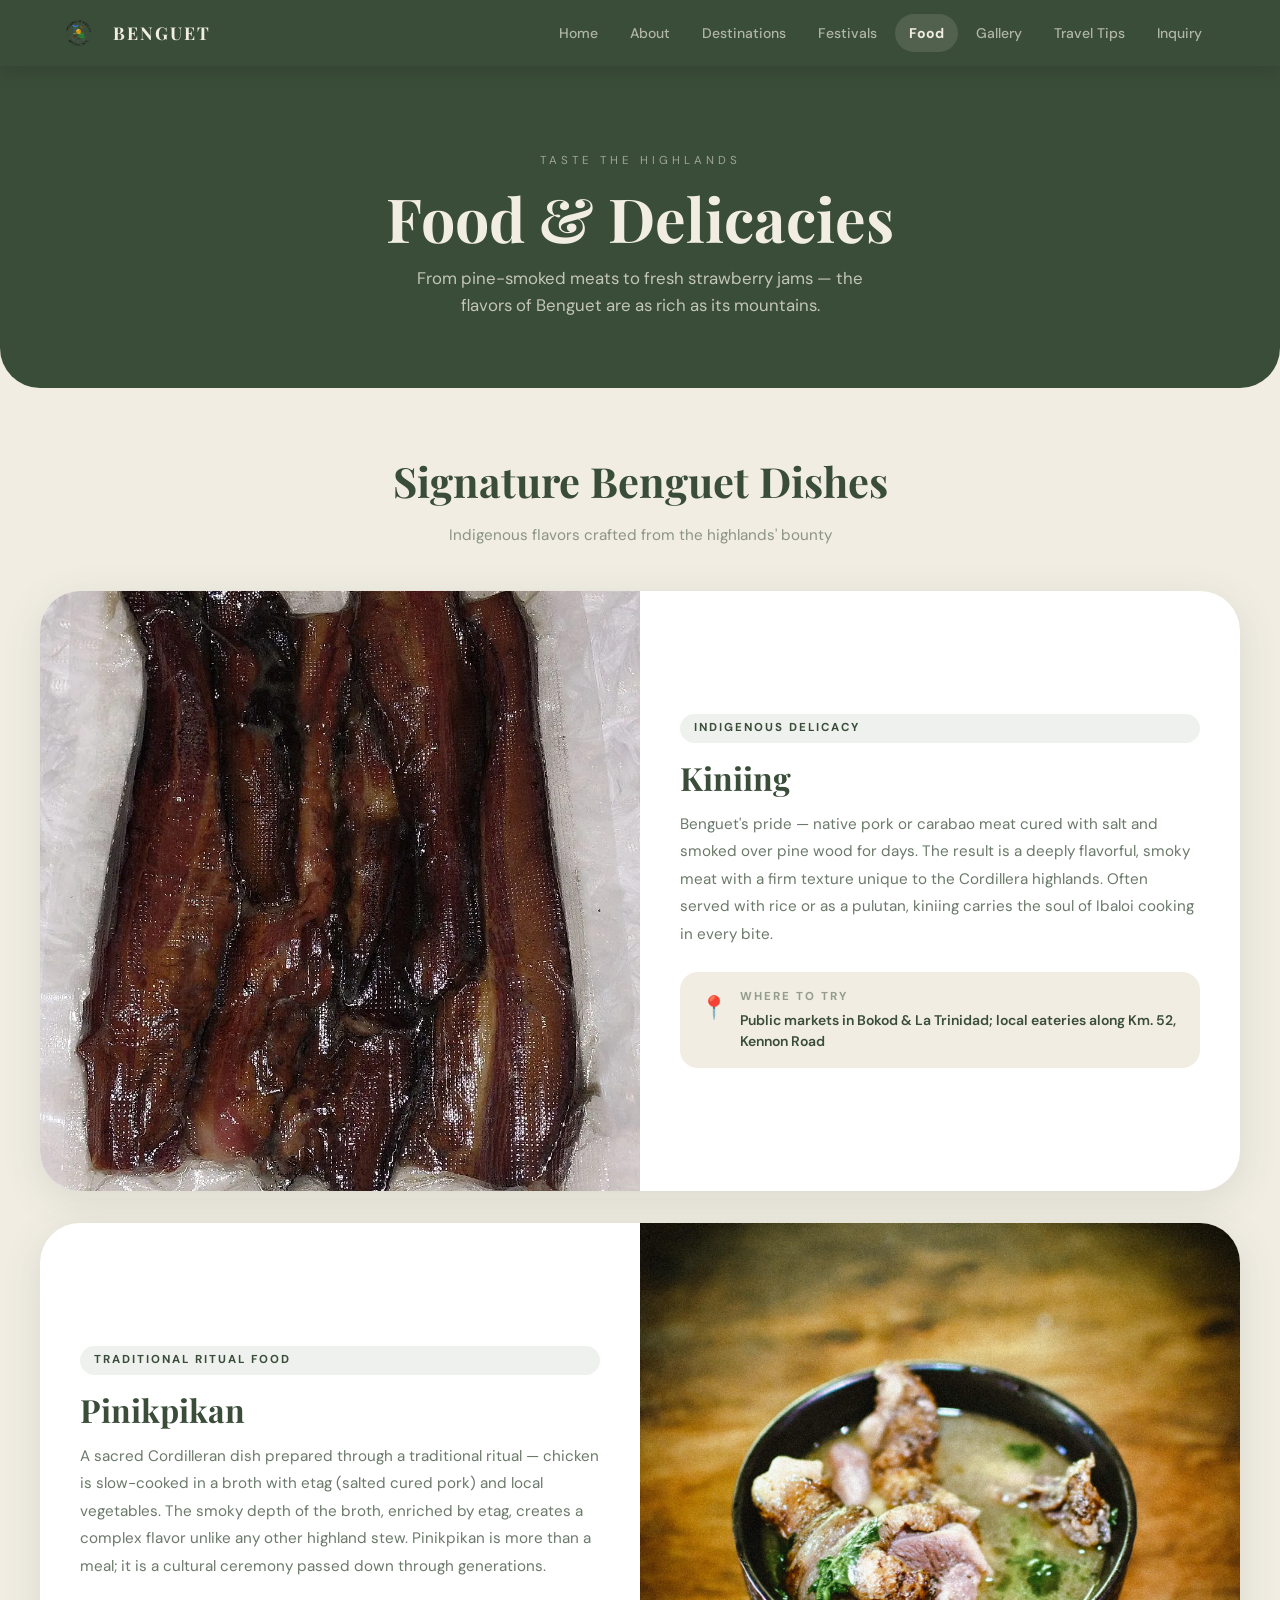
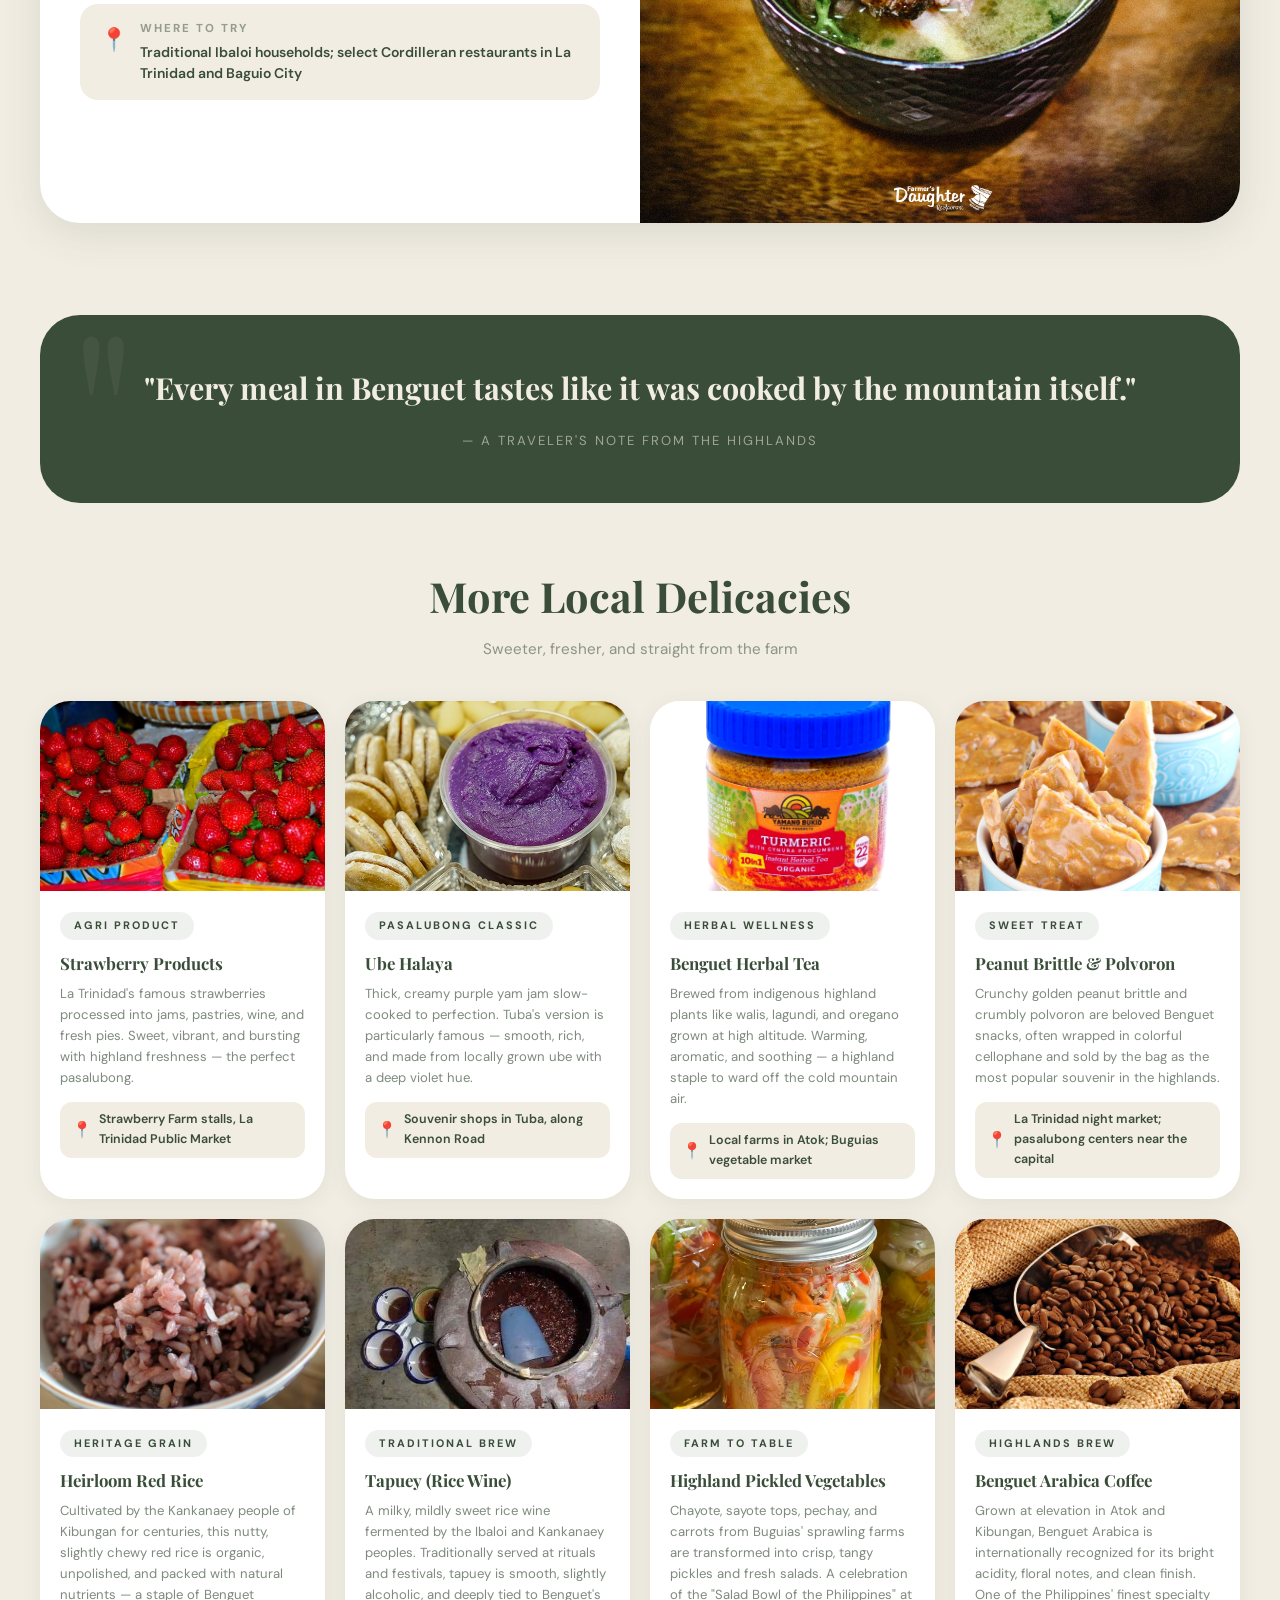
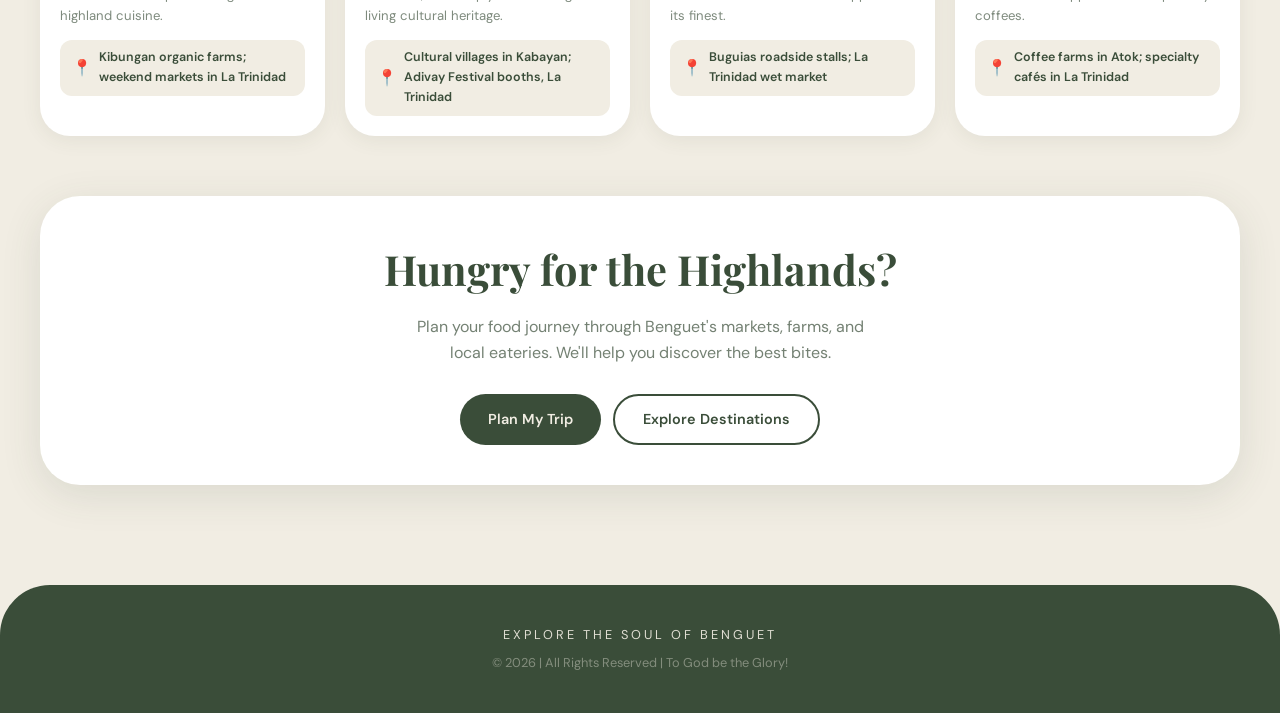
<file: food.html>
<!doctype html>
<html lang="en">
<head>
  <meta charset="utf-8">
  <meta name="viewport" content="width=device-width, initial-scale=1">
  <title>Food | The Soul of Benguet</title>
  <link rel="icon" type="image/x-icon" href="images/1berry-logo.png">

  <link rel="preconnect" href="https://fonts.googleapis.com">
  <link rel="preconnect" href="https://fonts.gstatic.com" crossorigin>
  <link href="https://fonts.googleapis.com/css2?family=Playfair+Display:wght@400;700;900&family=DM+Sans:wght@300;400;500;600;700&display=swap" rel="stylesheet">
  <link rel="stylesheet" href="style/style.css">
  <style>
    /* ---- FOOD PAGE EXTRA STYLES ---- */
    .food-hero-badge {
      display: inline-flex; align-items: center; gap: 8px;
      background: rgba(241,237,227,0.15);
      border: 1px solid rgba(241,237,227,0.25);
      border-radius: 50px;
      padding: 8px 20px;
      font-size: 0.78rem;
      letter-spacing: 3px;
      text-transform: uppercase;
      margin-bottom: 16px;
      color: var(--cream);
    }

    /* ---- FEATURED FOOD CARD (large) ---- */
    .food-feature {
      background: white;
      border-radius: var(--radius-lg);
      overflow: hidden;
      box-shadow: var(--shadow);
      display: grid;
      grid-template-columns: 1fr 1fr;
      min-height: 420px;
      transition: var(--transition);
      margin-bottom: 32px;
    }
    .food-feature:hover { transform: translateY(-6px); box-shadow: 0 24px 60px rgba(58,77,57,0.18); }
    .food-feature.reverse { direction: rtl; }
    .food-feature.reverse > * { direction: ltr; }
    .food-feature-img {
      position: relative;
      overflow: hidden;
    }
    .food-feature-img img {
      width: 100%; height: 100%;
      object-fit: cover;
      transition: transform 0.6s ease;
    }
    .food-feature:hover .food-feature-img img { transform: scale(1.05); }
    .food-feature-img-placeholder {
      width: 100%; height: 100%; min-height: 300px;
      display: flex; align-items: center; justify-content: center;
      font-size: 5rem;
    }
    .food-feature-body {
      padding: 44px 40px;
      display: flex;
      flex-direction: column;
      justify-content: center;
    }
    .food-tag {
      display: inline-block;
      background: var(--green-light);
      color: var(--green);
      font-size: 0.72rem;
      font-weight: 700;
      letter-spacing: 2px;
      text-transform: uppercase;
      padding: 5px 14px;
      border-radius: 50px;
      margin-bottom: 16px;
    }
    .food-feature-body h3 {
      font-family: var(--font-serif);
      font-size: clamp(1.6rem, 2.5vw, 2.1rem);
      font-weight: 700;
      color: var(--green);
      margin-bottom: 14px;
      line-height: 1.2;
    }
    .food-feature-body p {
      font-size: 0.95rem;
      opacity: 0.75;
      line-height: 1.8;
      margin-bottom: 24px;
    }
    .where-to-try {
      display: flex;
      align-items: flex-start;
      gap: 12px;
      background: var(--cream);
      border-radius: 18px;
      padding: 16px 20px;
    }
    .where-to-try-icon { font-size: 1.4rem; flex-shrink: 0; margin-top: 2px; }
    .where-to-try-text h6 {
      font-size: 0.72rem;
      font-weight: 700;
      letter-spacing: 2px;
      text-transform: uppercase;
      opacity: 0.5;
      margin-bottom: 4px;
    }
    .where-to-try-text p {
      font-size: 0.875rem;
      font-weight: 600;
      opacity: 1;
      margin: 0;
      line-height: 1.5;
      color: var(--green);
    }

    /* ---- SMALL FOOD CARDS ---- */
    .food-small-grid {
      display: grid;
      grid-template-columns: repeat(4, 1fr);
      gap: 20px;
      margin-top: 16px;
    }
    .food-small-card {
      background: white;
      border-radius: var(--radius);
      overflow: hidden;
      box-shadow: 0 4px 20px rgba(58,77,57,0.08);
      transition: var(--transition);
    }
    .food-small-card:hover {
      transform: translateY(-8px);
      box-shadow: 0 20px 50px rgba(58,77,57,0.15);
    }
    .food-small-card-img {
      height: 190px;
      overflow: hidden;
      position: relative;
    }
    .food-small-card-img img {
      width: 100%; height: 100%;
      object-fit: cover;
      transition: transform 0.5s ease;
    }
    .food-small-card:hover .food-small-card-img img { transform: scale(1.08); }
    .food-small-card-img-placeholder {
      width: 100%; height: 100%;
      display: flex; align-items: center; justify-content: center;
      font-size: 3.5rem;
    }
    .food-small-card-body { padding: 20px; }
    .food-small-card-body h5 {
      font-family: var(--font-serif);
      font-size: 1.05rem;
      font-weight: 700;
      margin-bottom: 6px;
      color: var(--green);
    }
    .food-small-card-body p {
      font-size: 0.82rem;
      opacity: 0.65;
      margin-bottom: 14px;
      line-height: 1.6;
    }
    .try-badge {
      display: flex; align-items: center; gap: 7px;
      background: var(--cream);
      border-radius: 12px;
      padding: 8px 12px;
      font-size: 0.78rem;
      font-weight: 600;
      color: var(--green);
    }
    .try-badge span { font-size: 1rem; }

    /* ---- QUOTE BANNER ---- */
    .food-quote-banner {
      background: var(--green);
      color: var(--cream);
      border-radius: var(--radius-lg);
      padding: 50px 60px;
      text-align: center;
      margin: 0;
      position: relative;
      overflow: hidden;
    }
    .food-quote-banner::before {
      content: '"';
      position: absolute;
      top: -20px; left: 30px;
      font-family: var(--font-serif);
      font-size: 14rem;
      opacity: 0.05;
      line-height: 1;
      pointer-events: none;
    }
    .food-quote-banner blockquote {
      font-family: var(--font-serif);
      font-size: clamp(1.3rem, 2.5vw, 1.9rem);
      font-weight: 700;
      line-height: 1.5;
      margin-bottom: 16px;
      position: relative;
    }
    .food-quote-banner cite {
      font-size: 0.82rem;
      opacity: 0.55;
      letter-spacing: 2px;
      text-transform: uppercase;
      font-style: normal;
    }

    /* ---- RESPONSIVE ---- */
    @media (max-width: 992px) {
      .food-small-grid { grid-template-columns: 1fr 1fr; }
    }
    @media (max-width: 768px) {
      .food-feature { grid-template-columns: 1fr; }
      .food-feature.reverse { direction: ltr; }
      .food-feature-body { padding: 28px 24px; }
      .food-small-grid { grid-template-columns: 1fr 1fr; }
      .food-quote-banner { padding: 36px 28px; }
    }
    @media (max-width: 480px) {
      .food-small-grid { grid-template-columns: 1fr; }
    }
  </style>
</head>
<body>

<div id="page-loader"><div class="loader-inner"><div class="loader-ring"></div><span>BENGUET</span></div></div>

<nav class="site-nav">
  <div class="nav-inner">
    <a href="index.html" class="nav-logo">
      <img src="images/1benguet-logoo.png" alt="Benguet" style="max-height: 30px; margin-right: 10px;">
      <span style="font-family:var(--font-serif);font-size:1.1rem;letter-spacing:2px;font-weight:700;color:var(--cream);">BENGUET</span>
    </a>
    <div class="nav-menu">
      <a href="index.html">Home</a>
      <a href="about.html">About</a>
      <a href="destinations.html">Destinations</a>
      <a href="festivals.html">Festivals</a>
      <a href="food.html" class="active">Food</a>
      <a href="gallery.html">Gallery</a>
      <a href="travel-tips.html">Travel Tips</a>
      <a href="inquiry.html">Inquiry</a>
    </div>
    <div class="nav-hamburger" id="hamburger"><span></span><span></span><span></span></div>
  </div>
  <div class="mobile-menu" id="mobileMenu">
    <a href="index.html">Home</a>
    <a href="about.html">About</a>
    <a href="destinations.html">Destinations</a>
    <a href="festivals.html">Festivals</a>
    <a href="food.html" class="active">Food</a>
    <a href="gallery.html">Gallery</a>
    <a href="travel-tips.html">Travel Tips</a>
    <a href="inquiry.html">Inquiry</a>
  </div>
</nav>

<!-- HERO -->
<div class="hero-inner">
  <span class="eyebrow">Taste the Highlands</span>
  <h1>Food &amp; Delicacies</h1>
  <p>From pine-smoked meats to fresh strawberry jams — the flavors of Benguet are as rich as its mountains.</p>
</div>

<!-- FEATURED DISHES (large cards) -->
<section class="section">
  <div class="container">

    <div style="text-align:center;margin-bottom:44px;">
      <h2 class="section-title">Signature Benguet Dishes</h2>
      <p class="section-sub">Indigenous flavors crafted from the highlands' bounty</p>
    </div>

    <!-- KINIING -->
    <div class="food-feature" data-aos>
      <div class="food-feature-img">
        <img src="images/kiniing.webp" alt="Kiniing"
          onerror="this.style.display='none';this.nextElementSibling.style.display='flex';">
        <div class="food-feature-img-placeholder" style="background:#d4c9a8;display:none;"></div>
      </div>
      <div class="food-feature-body">
        <span class="food-tag">Indigenous Delicacy</span>
        <h3>Kiniing</h3>
        <p>Benguet's pride — native pork or carabao meat cured with salt and smoked over pine wood for days. The result is a deeply flavorful, smoky meat with a firm texture unique to the Cordillera highlands. Often served with rice or as a pulutan, kiniing carries the soul of Ibaloi cooking in every bite.</p>
        <div class="where-to-try">
          <div class="where-to-try-icon">📍</div>
          <div class="where-to-try-text">
            <h6>Where to Try</h6>
            <p>Public markets in Bokod & La Trinidad; local eateries along Km. 52, Kennon Road</p>
          </div>
        </div>
      </div>
    </div>

    <!-- PINIKPIKAN -->
    <div class="food-feature reverse" data-aos data-aos-delay="80">
      <div class="food-feature-img">
        <img src="images/pinik.jpg" alt="Pinikpikan"
          onerror="this.style.display='none';this.nextElementSibling.style.display='flex';">
        <div class="food-feature-img-placeholder" style="background:#c8b89a;display:none;">🍲</div>
      </div>
      <div class="food-feature-body">
        <span class="food-tag">Traditional Ritual Food</span>
        <h3>Pinikpikan</h3>
        <p>A sacred Cordilleran dish prepared through a traditional ritual — chicken is slow-cooked in a broth with etag (salted cured pork) and local vegetables. The smoky depth of the broth, enriched by etag, creates a complex flavor unlike any other highland stew. Pinikpikan is more than a meal; it is a cultural ceremony passed down through generations.</p>
        <div class="where-to-try">
          <div class="where-to-try-icon">📍</div>
          <div class="where-to-try-text">
            <h6>Where to Try</h6>
            <p>Traditional Ibaloi households; select Cordilleran restaurants in La Trinidad and Baguio City</p>
          </div>
        </div>
      </div>
    </div>

  </div>
</section>

<!-- QUOTE BANNER -->
<section class="section" style="padding-top:0;padding-bottom:60px;">
  <div class="container">
    <div class="food-quote-banner" data-aos>
      <blockquote>"Every meal in Benguet tastes like it was cooked by the mountain itself."</blockquote>
      <cite>— A Traveler's Note from the Highlands</cite>
    </div>
  </div>
</section>

<!-- MORE DELICACIES (small cards grid) -->
<section class="section" style="padding-top:0;">
  <div class="container">
    <div style="text-align:center;margin-bottom:40px;">
      <h2 class="section-title">More Local Delicacies</h2>
      <p class="section-sub">Sweeter, fresher, and straight from the farm</p>
    </div>

    <div class="food-small-grid">

      <!-- Strawberry Jam -->
      <div class="food-small-card" data-aos>
        <div class="food-small-card-img">
          <img src="images/straw.jpg"Strawberry Jam"
            onerror="this.style.display='none';this.nextElementSibling.style.display='flex';">
          <div class="food-small-card-img-placeholder" style="background:#f0d4d4;display:none;">🍓</div>
        </div>
        <div class="food-small-card-body">
          <span class="food-tag" style="margin-bottom:10px;font-size:0.68rem;">Agri Product</span>
          <h5>Strawberry Products</h5>
          <p>La Trinidad's famous strawberries processed into jams, pastries, wine, and fresh pies. Sweet, vibrant, and bursting with highland freshness — the perfect pasalubong.</p>
          <div class="try-badge"><span>📍</span> Strawberry Farm stalls, La Trinidad Public Market</div>
        </div>
      </div>

      <!-- Ube Halaya -->
      <div class="food-small-card" data-aos data-aos-delay="80">
        <div class="food-small-card-img">
          <img src="images/ube.jpg" alt="Ube Halaya"
            onerror="this.style.display='none';this.nextElementSibling.style.display='flex';">
          <div class="food-small-card-img-placeholder" style="background:#d8c8e8;display:none;">🟣</div>
        </div>
        <div class="food-small-card-body">
          <span class="food-tag" style="margin-bottom:10px;font-size:0.68rem;">Pasalubong Classic</span>
          <h5>Ube Halaya</h5>
          <p>Thick, creamy purple yam jam slow-cooked to perfection. Tuba's version is particularly famous — smooth, rich, and made from locally grown ube with a deep violet hue.</p>
          <div class="try-badge"><span>📍</span> Souvenir shops in Tuba, along Kennon Road</div>
        </div>
      </div>

      <!-- Walis Herb Tea -->
      <div class="food-small-card" data-aos data-aos-delay="160">
        <div class="food-small-card-img">
          <img src="images/herbal.jpg" alt="Highland Herbal Tea"
            onerror="this.style.display='none';this.nextElementSibling.style.display='flex';">
          <div class="food-small-card-img-placeholder" style="background:#c8dcc0;display:none;">🍵</div>
        </div>
        <div class="food-small-card-body">
          <span class="food-tag" style="margin-bottom:10px;font-size:0.68rem;">Herbal Wellness</span>
          <h5>Benguet Herbal Tea</h5>
          <p>Brewed from indigenous highland plants like walis, lagundi, and oregano grown at high altitude. Warming, aromatic, and soothing — a highland staple to ward off the cold mountain air.</p>
          <div class="try-badge"><span>📍</span> Local farms in Atok; Buguias vegetable market</div>
        </div>
      </div>

      <!-- Peanut Brittle -->
      <div class="food-small-card" data-aos data-aos-delay="240">
        <div class="food-small-card-img">
          <img src="images/peanut.jpg" alt="Peanut Brittle"
            onerror="this.style.display='none';this.nextElementSibling.style.display='flex';">
          <div class="food-small-card-img-placeholder" style="background:#e8d8a0;display:none;">🥜</div>
        </div>
        <div class="food-small-card-body">
          <span class="food-tag" style="margin-bottom:10px;font-size:0.68rem;">Sweet Treat</span>
          <h5>Peanut Brittle &amp; Polvoron</h5>
          <p>Crunchy golden peanut brittle and crumbly polvoron are beloved Benguet snacks, often wrapped in colorful cellophane and sold by the bag as the most popular souvenir in the highlands.</p>
          <div class="try-badge"><span>📍</span> La Trinidad night market; pasalubong centers near the capital</div>
        </div>
      </div>

      <!-- Heirloom Red Rice -->
      <div class="food-small-card" data-aos>
        <div class="food-small-card-img">
          <img src="images/rice.webp" alt="Heirloom Red Rice"
            onerror="this.style.display='none';this.nextElementSibling.style.display='flex';">
          <div class="food-small-card-img-placeholder" style="background:#e0bca0;display:none;">🌾</div>
        </div>
        <div class="food-small-card-body">
          <span class="food-tag" style="margin-bottom:10px;font-size:0.68rem;">Heritage Grain</span>
          <h5>Heirloom Red Rice</h5>
          <p>Cultivated by the Kankanaey people of Kibungan for centuries, this nutty, slightly chewy red rice is organic, unpolished, and packed with natural nutrients — a staple of Benguet highland cuisine.</p>
          <div class="try-badge"><span>📍</span> Kibungan organic farms; weekend markets in La Trinidad</div>
        </div>
      </div>

      <!-- Tapuey -->
      <div class="food-small-card" data-aos data-aos-delay="80">
        <div class="food-small-card-img">
          <img src="images/wine.jpg" alt="Tapuey"
            onerror="this.style.display='none';this.nextElementSibling.style.display='flex';">
          <div class="food-small-card-img-placeholder" style="background:#f0e4c4;display:none;">🍶</div>
        </div>
        <div class="food-small-card-body">
          <span class="food-tag" style="margin-bottom:10px;font-size:0.68rem;">Traditional Brew</span>
          <h5>Tapuey (Rice Wine)</h5>
          <p>A milky, mildly sweet rice wine fermented by the Ibaloi and Kankanaey peoples. Traditionally served at rituals and festivals, tapuey is smooth, slightly alcoholic, and deeply tied to Benguet's living cultural heritage.</p>
          <div class="try-badge"><span>📍</span> Cultural villages in Kabayan; Adivay Festival booths, La Trinidad</div>
        </div>
      </div>

      <!-- Chayote Pickles -->
      <div class="food-small-card" data-aos data-aos-delay="160">
        <div class="food-small-card-img">
          <img src="images/pick.webp" alt="Chayote"
            onerror="this.style.display='none';this.nextElementSibling.style.display='flex';">
          <div class="food-small-card-img-placeholder" style="background:#d4e4c0;display:none;">🥦</div>
        </div>
        <div class="food-small-card-body">
          <span class="food-tag" style="margin-bottom:10px;font-size:0.68rem;">Farm to Table</span>
          <h5>Highland Pickled Vegetables</h5>
          <p>Chayote, sayote tops, pechay, and carrots from Buguias' sprawling farms are transformed into crisp, tangy pickles and fresh salads. A celebration of the "Salad Bowl of the Philippines" at its finest.</p>
          <div class="try-badge"><span>📍</span> Buguias roadside stalls; La Trinidad wet market</div>
        </div>
      </div>

      <!-- Arabica Coffee -->
      <div class="food-small-card" data-aos data-aos-delay="240">
        <div class="food-small-card-img">
          <img src="images/cof.jpg" alt="Benguet Arabica Coffee"
            onerror="this.style.display='none';this.nextElementSibling.style.display='flex';">
          <div class="food-small-card-img-placeholder" style="background:#c8a880;display:none;">☕</div>
        </div>
        <div class="food-small-card-body">
          <span class="food-tag" style="margin-bottom:10px;font-size:0.68rem;">Highlands Brew</span>
          <h5>Benguet Arabica Coffee</h5>
          <p>Grown at elevation in Atok and Kibungan, Benguet Arabica is internationally recognized for its bright acidity, floral notes, and clean finish. One of the Philippines' finest specialty coffees.</p>
          <div class="try-badge"><span>📍</span> Coffee farms in Atok; specialty cafés in La Trinidad</div>
        </div>
      </div>

    </div>
  </div>
</section>

<!-- CTA -->
<section class="section" style="padding-top:0;">
  <div class="container">
    <div class="white-card" style="text-align:center;" data-aos>
      <h2 class="section-title" style="margin-bottom:12px;">Hungry for the Highlands?</h2>
      <p style="opacity:0.7;margin-bottom:28px;max-width:480px;margin-left:auto;margin-right:auto;">Plan your food journey through Benguet's markets, farms, and local eateries. We'll help you discover the best bites.</p>
      <div style="display:flex;gap:12px;justify-content:center;flex-wrap:wrap;">
        <a href="inquiry.html" class="btn btn-primary">Plan My Trip</a>
        <a href="destinations.html" class="btn btn-outline">Explore Destinations</a>
      </div>
    </div>
  </div>
</section>

<footer class="site-footer">
  <p class="footer-tagline">Explore the Soul of Benguet</p>
  <p class="footer-copy">© 2026 | All Rights Reserved | To God be the Glory!</p>
</footer>

<script src="js/main.js"></script>
<script>
  document.getElementById('hamburger').addEventListener('click', () => {
    document.getElementById('mobileMenu').classList.toggle('open');
  });

  document.querySelectorAll('[data-aos]').forEach(el => {
    const delay = parseInt(el.dataset.aosDelay||0);
    const obs = new IntersectionObserver(en => {
      en.forEach(e => {
        if(e.isIntersecting) {
          setTimeout(()=>e.target.classList.add('aos-animate'), delay);
          obs.unobserve(e.target);
        }
      });
    }, {threshold: 0.08});
    obs.observe(el);
  });
</script>
</body>
</html>
</file>
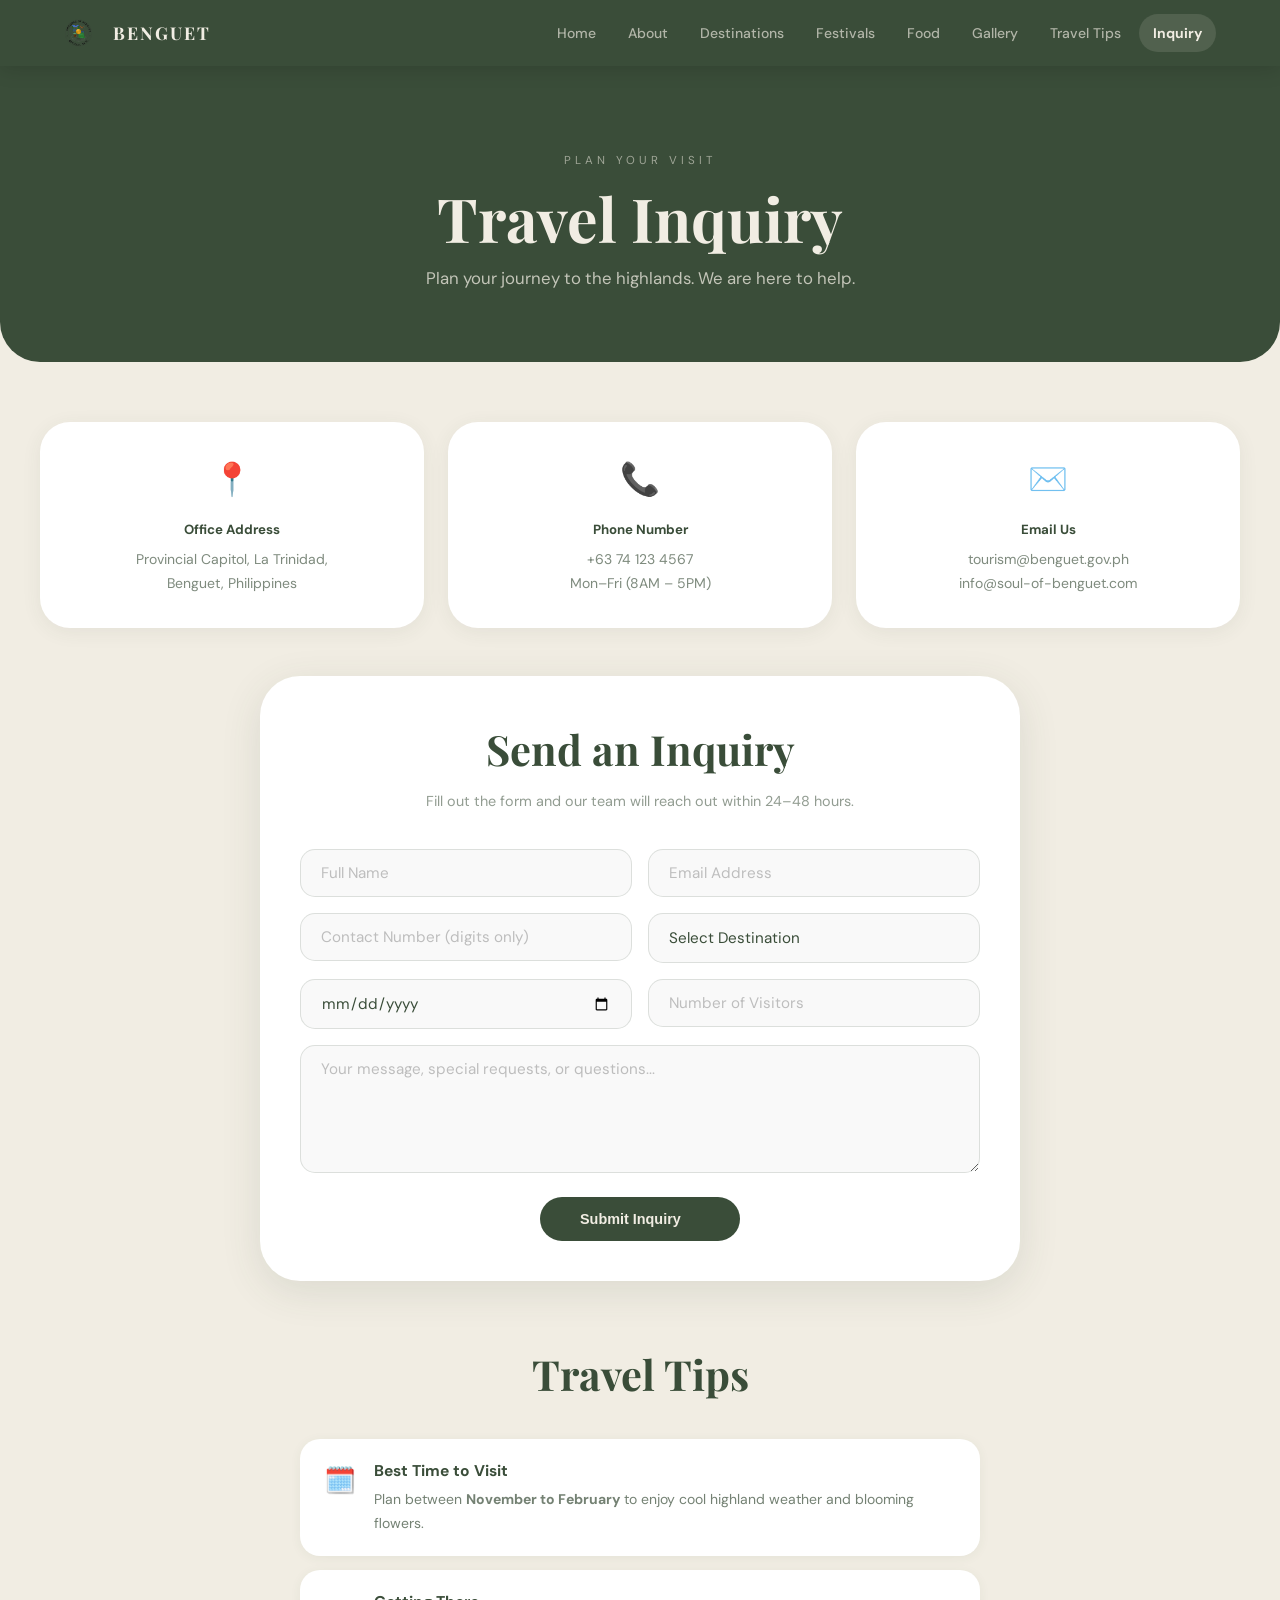
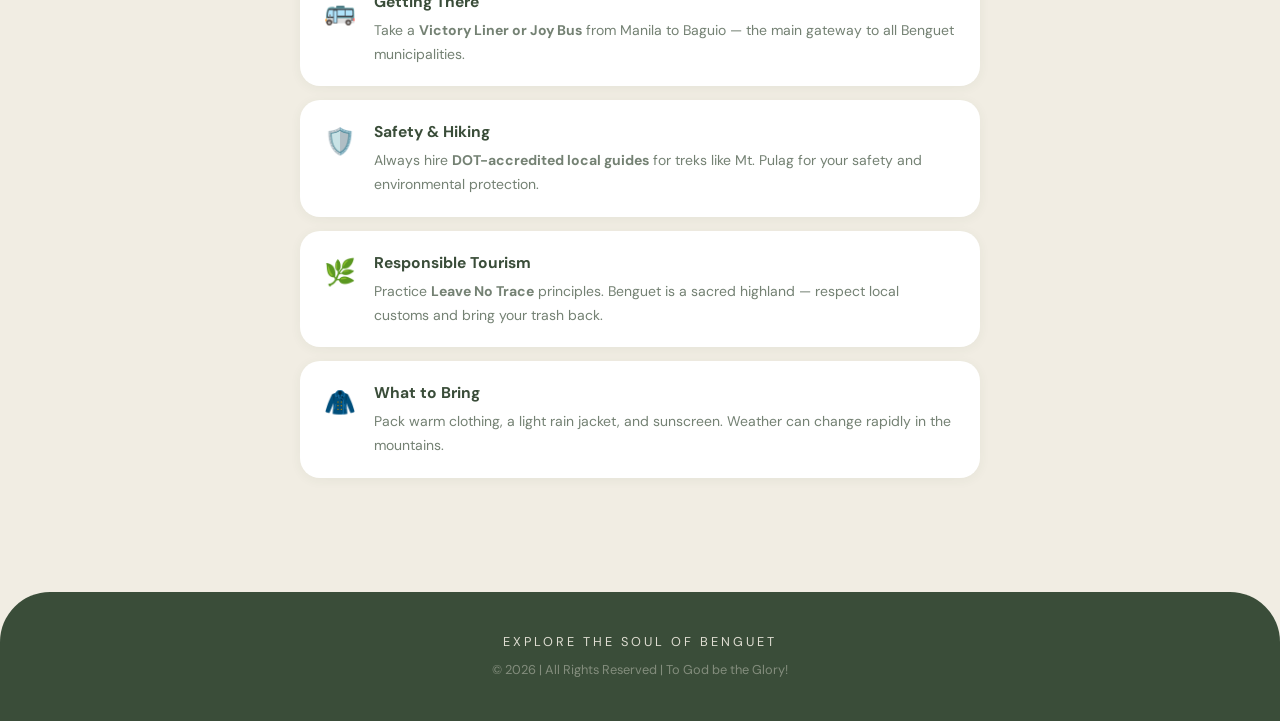
<file: inquiry.html>
<!doctype html>
<html lang="en">
<head>
  <meta charset="utf-8">
  <meta name="viewport" content="width=device-width, initial-scale=1">
  <title>Inquiry | The Soul of Benguet</title>
  <link rel="icon" type="image/x-icon" href="images/1berry-logo.png">

  <link rel="preconnect" href="https://fonts.googleapis.com">
  <link rel="preconnect" href="https://fonts.gstatic.com" crossorigin>
  <link href="https://fonts.googleapis.com/css2?family=Playfair+Display:wght@400;700;900&family=DM+Sans:wght@300;400;500;600;700&display=swap" rel="stylesheet">
  <link rel="stylesheet" href="style/style.css">
</head>
<body>

<div id="page-loader"><div class="loader-inner"><div class="loader-ring"></div><span>BENGUET</span></div></div>

<nav class="site-nav">
  <div class="nav-inner">
    <a href="index.html" class="nav-logo">
      <img src="images/1benguet-logoo.png" alt="Benguet" style="max-height: 30px; margin-right: 10px;">
      <span style="font-family:var(--font-serif);font-size:1.1rem;letter-spacing:2px;font-weight:700;color:var(--cream);">BENGUET</span>
    </a>
    <div class="nav-menu">
      <a href="index.html">Home</a>
      <a href="about.html">About</a>
      <a href="destinations.html">Destinations</a>
      <a href="festivals.html">Festivals</a>
      <a href="food.html">Food</a>
      <a href="gallery.html">Gallery</a>
      <a href="travel-tips.html">Travel Tips</a>
      <a href="inquiry.html" class="active">Inquiry</a>
    </div>
    <div class="nav-hamburger" id="hamburger"><span></span><span></span><span></span></div>
  </div>
  <div class="mobile-menu" id="mobileMenu">
    <a href="index.html">Home</a>
    <a href="about.html">About</a>
    <a href="destinations.html">Destinations</a>
    <a href="festivals.html">Festivals</a>
    <a href="food.html">Food</a>
    <a href="gallery.html">Gallery</a>
    <a href="travel-tips.html">Travel Tips</a>
    <a href="inquiry.html" class="active">Inquiry</a>
  </div>
</nav>

<div class="hero-inner">
  <span class="eyebrow">Plan Your Visit</span>
  <h1>Travel Inquiry</h1>
  <p>Plan your journey to the highlands. We are here to help.</p>
</div>

<!-- CONTACT INFO CARDS -->
<section class="section">
  <div class="container">
    <div class="grid-3" style="margin-bottom:48px;">
      <div class="info-card" data-aos>
        <span class="icon">📍</span>
        <h5>Office Address</h5>
        <p>Provincial Capitol, La Trinidad,<br>Benguet, Philippines</p>
      </div>
      <div class="info-card" data-aos data-aos-delay="100">
        <span class="icon">📞</span>
        <h5>Phone Number</h5>
        <p>+63 74 123 4567<br>Mon–Fri (8AM – 5PM)</p>
      </div>
      <div class="info-card" data-aos data-aos-delay="200">
        <span class="icon">✉️</span>
        <h5>Email Us</h5>
        <p>tourism@benguet.gov.ph<br>info@soul-of-benguet.com</p>
      </div>
    </div>

    <!-- INQUIRY FORM -->
    <div class="white-card" style="max-width:760px;margin:0 auto;" data-aos>
      <h2 class="section-title" style="text-align:center;margin-bottom:8px;">Send an Inquiry</h2>
      <p style="text-align:center;opacity:0.55;margin-bottom:36px;font-size:0.9rem;">Fill out the form and our team will reach out within 24–48 hours.</p>

      <form id="inquiryForm" class="inquiry-form" novalidate>
        <div class="form-row">
          <div>
            <input type="text" class="form-input" id="name" placeholder="Full Name" required>
          </div>
          <div>
            <input type="email" class="form-input" id="email" placeholder="Email Address" required>
          </div>
        </div>
        <div class="form-row">
          <div>
            <input type="tel" class="form-input" id="phone" placeholder="Contact Number (digits only)" pattern="[0-9]+" required>
          </div>
          <div>
            <select class="form-input" id="dest" required style="height:50px;">
              <option value="">Select Destination</option>
              <option value="Mount Pulag">Mount Pulag</option>
              <option value="Strawberry Farm">Strawberry Farm</option>
              <option value="Laperal White House">Laperal White House</option>
              <option value="Ambuklao Dam">Ambuklao Dam</option>
              <option value="Mt. Ulap">Mt. Ulap</option>
              <option value="Other">Other</option>
            </select>
          </div>
        </div>
        <div class="form-row">
          <div>
            <input type="date" class="form-input" id="date" required>
          </div>
          <div>
            <input type="number" class="form-input" id="visitors" placeholder="Number of Visitors" min="1" required>
          </div>
        </div>
        <div class="form-full">
          <textarea class="form-input" id="msg" rows="5" placeholder="Your message, special requests, or questions..." required style="resize:vertical;"></textarea>
        </div>
        <div style="text-align:center;margin-top:8px;">
          <button type="submit" class="btn btn-primary" style="min-width:200px;padding:14px 40px;">Submit Inquiry</button>
        </div>
      </form>
    </div>
  </div>
</section>

<!-- TRAVEL TIPS -->
<section class="section" style="padding-top:0;">
  <div class="container">
    <div style="max-width:680px;margin:0 auto;">
      <h2 class="section-title" style="text-align:center;margin-bottom:32px;">Travel Tips</h2>
      <div class="tip-card" data-aos>
        <div class="tip-icon">🗓️</div>
        <div><h5>Best Time to Visit</h5><p>Plan between <strong>November to February</strong> to enjoy cool highland weather and blooming flowers.</p></div>
      </div>
      <div class="tip-card" data-aos data-aos-delay="60">
        <div class="tip-icon">🚌</div>
        <div><h5>Getting There</h5><p>Take a <strong>Victory Liner or Joy Bus</strong> from Manila to Baguio — the main gateway to all Benguet municipalities.</p></div>
      </div>
      <div class="tip-card" data-aos data-aos-delay="120">
        <div class="tip-icon">🛡️</div>
        <div><h5>Safety & Hiking</h5><p>Always hire <strong>DOT-accredited local guides</strong> for treks like Mt. Pulag for your safety and environmental protection.</p></div>
      </div>
      <div class="tip-card" data-aos data-aos-delay="180">
        <div class="tip-icon">🌿</div>
        <div><h5>Responsible Tourism</h5><p>Practice <strong>Leave No Trace</strong> principles. Benguet is a sacred highland — respect local customs and bring your trash back.</p></div>
      </div>
      <div class="tip-card" data-aos data-aos-delay="240">
        <div class="tip-icon">🧥</div>
        <div><h5>What to Bring</h5><p>Pack warm clothing, a light rain jacket, and sunscreen. Weather can change rapidly in the mountains.</p></div>
      </div>
    </div>
  </div>
</section>

<footer class="site-footer">
  <p class="footer-tagline">Explore the Soul of Benguet</p>
  <p class="footer-copy">© 2026 | All Rights Reserved | To God be the Glory!</p>
</footer>

<script src="js/main.js"></script>
<script>
  document.getElementById('hamburger').addEventListener('click', () => {
    document.getElementById('mobileMenu').classList.toggle('open');
  });

  document.querySelectorAll('[data-aos]').forEach(el => {
    const delay = parseInt(el.dataset.aosDelay||0);
    const obs = new IntersectionObserver(en => { en.forEach(e => { if(e.isIntersecting) { setTimeout(()=>e.target.classList.add('aos-animate'),delay); obs.unobserve(e.target); }}); },{threshold:0.1});
    obs.observe(el);
  });
</script>
</body>
</html>
</file>
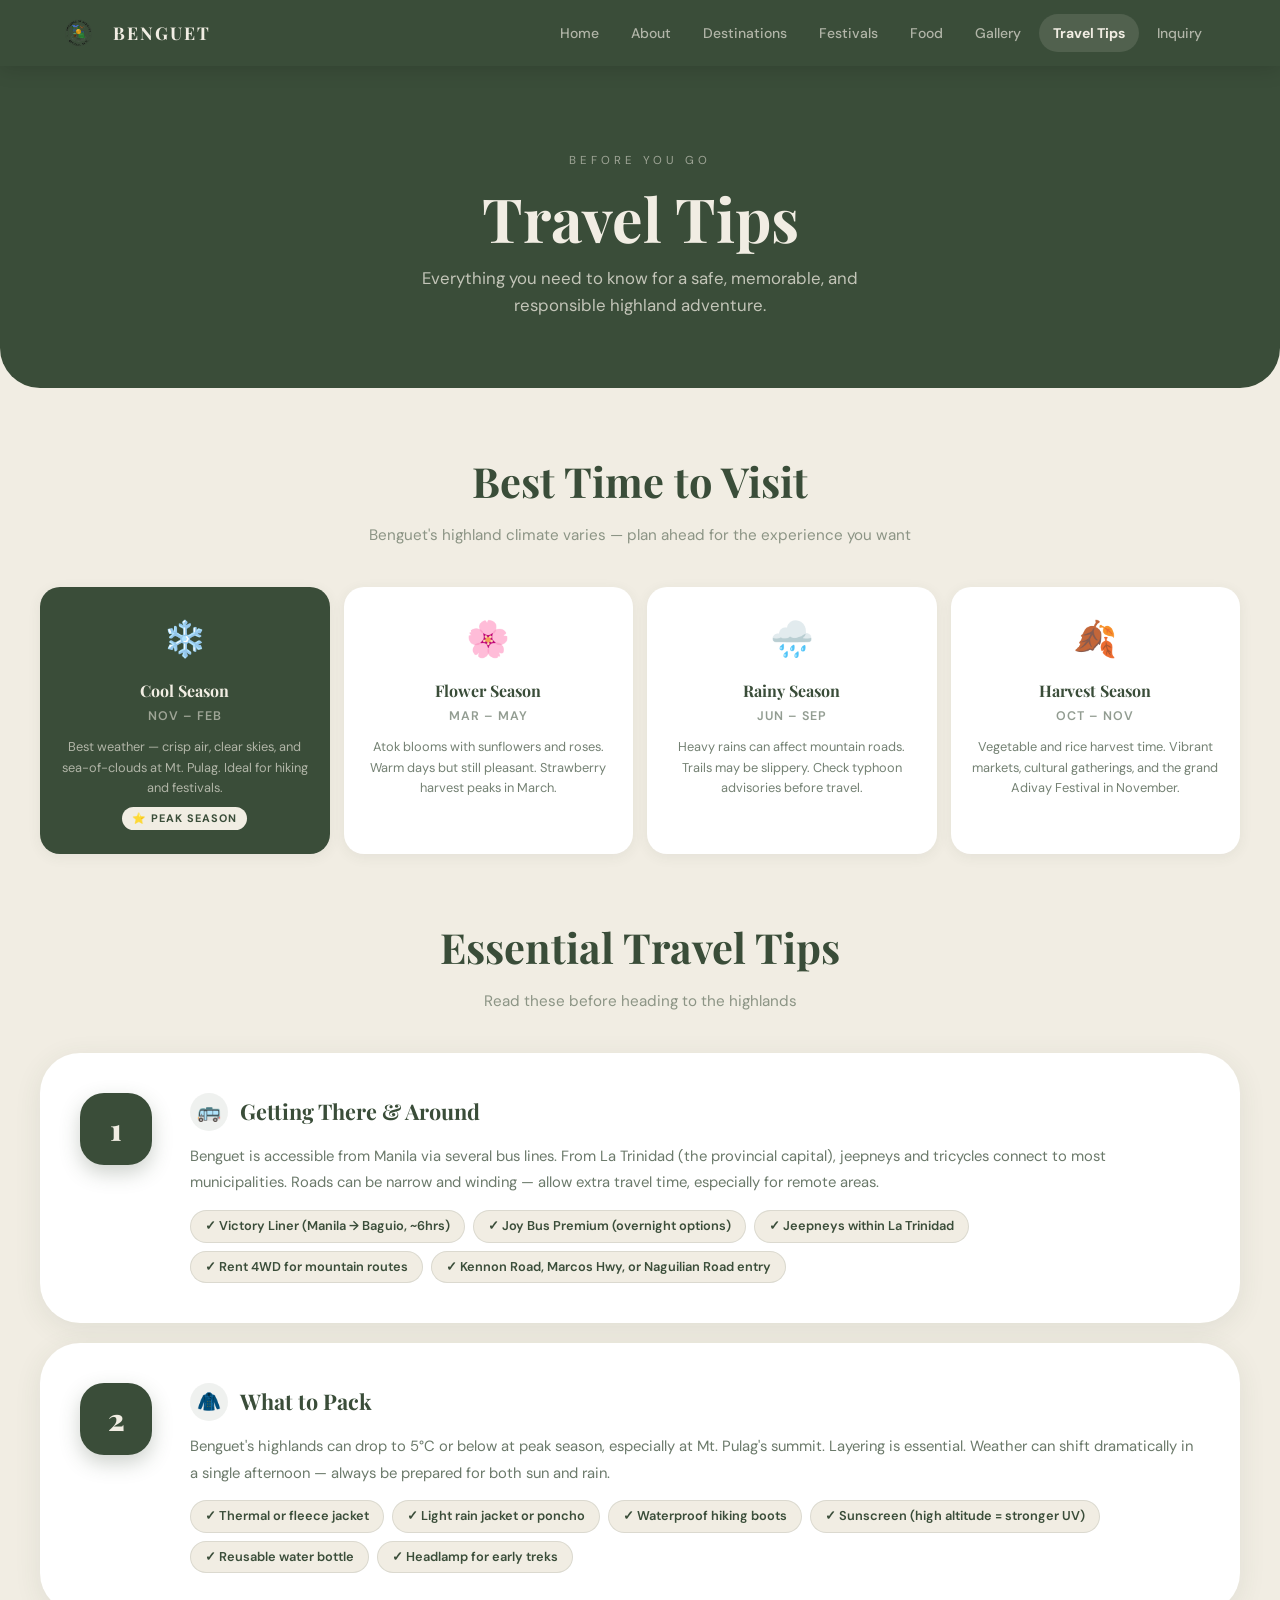
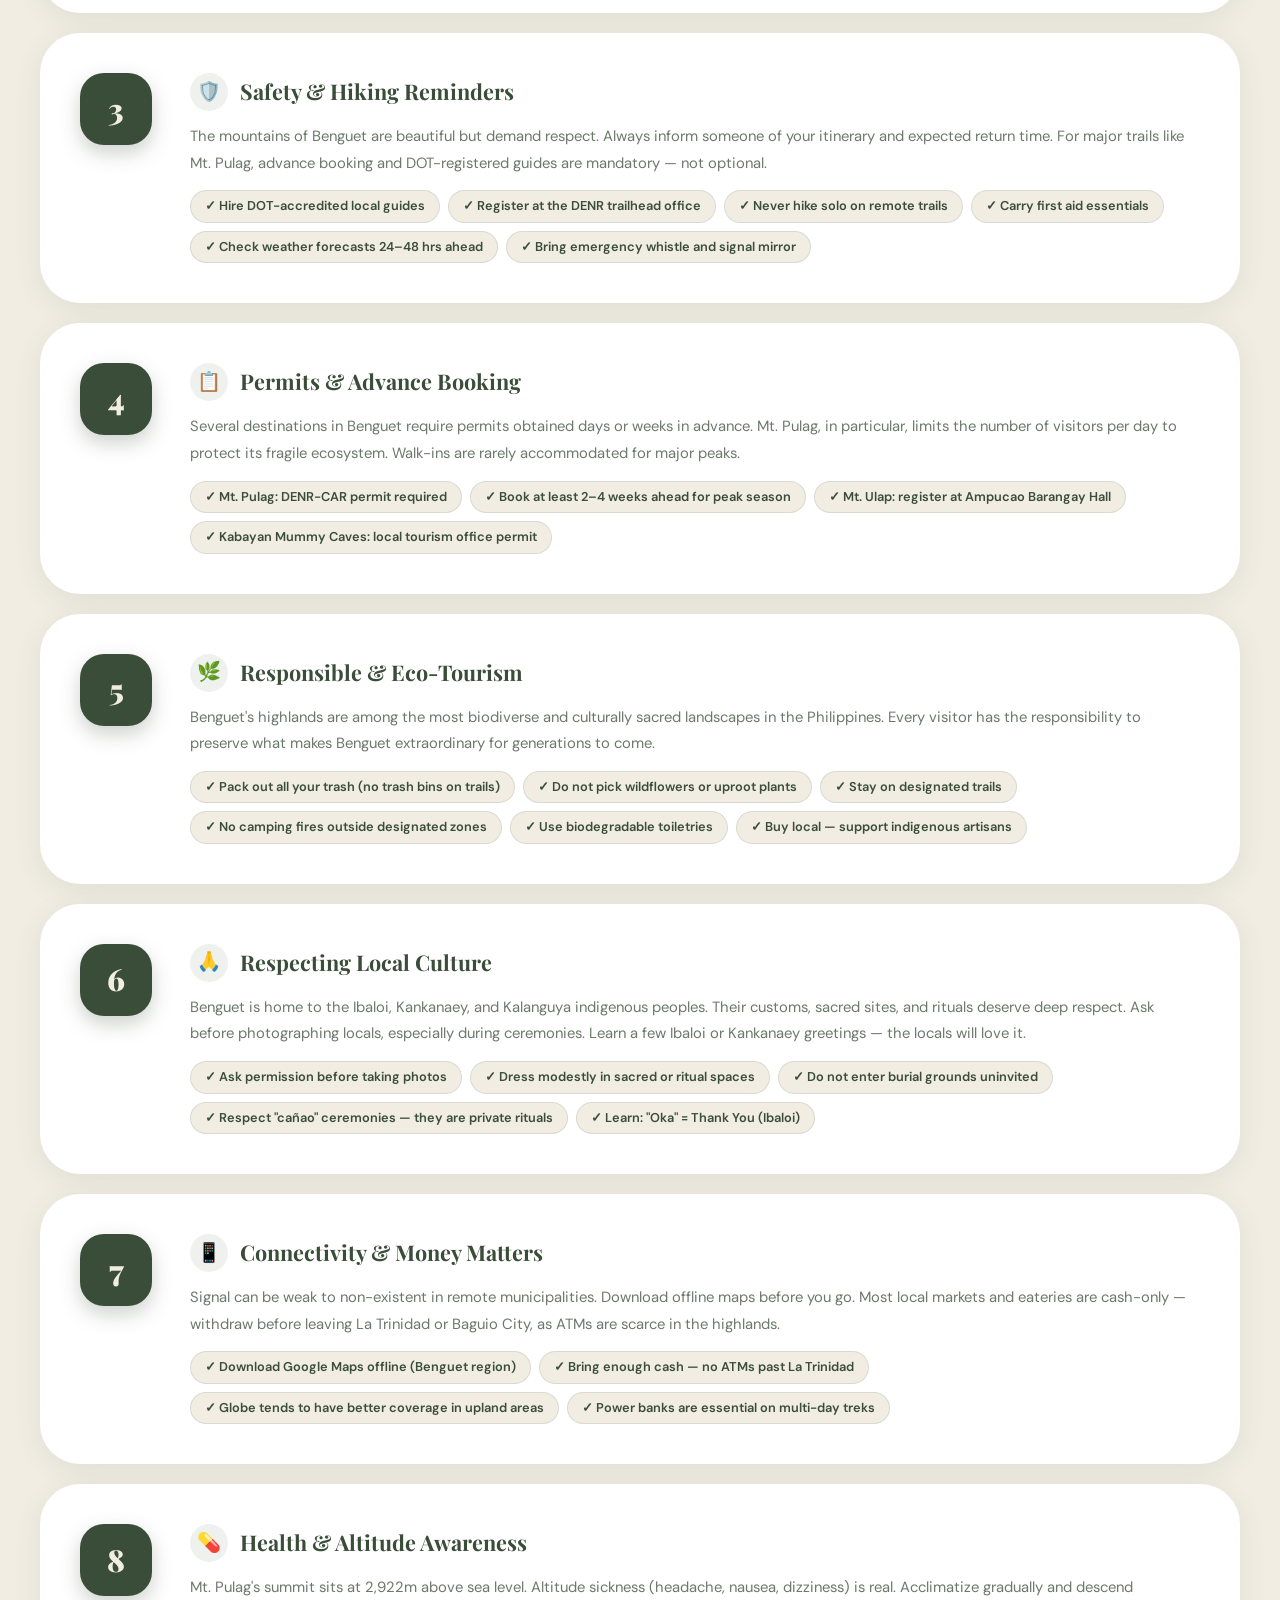
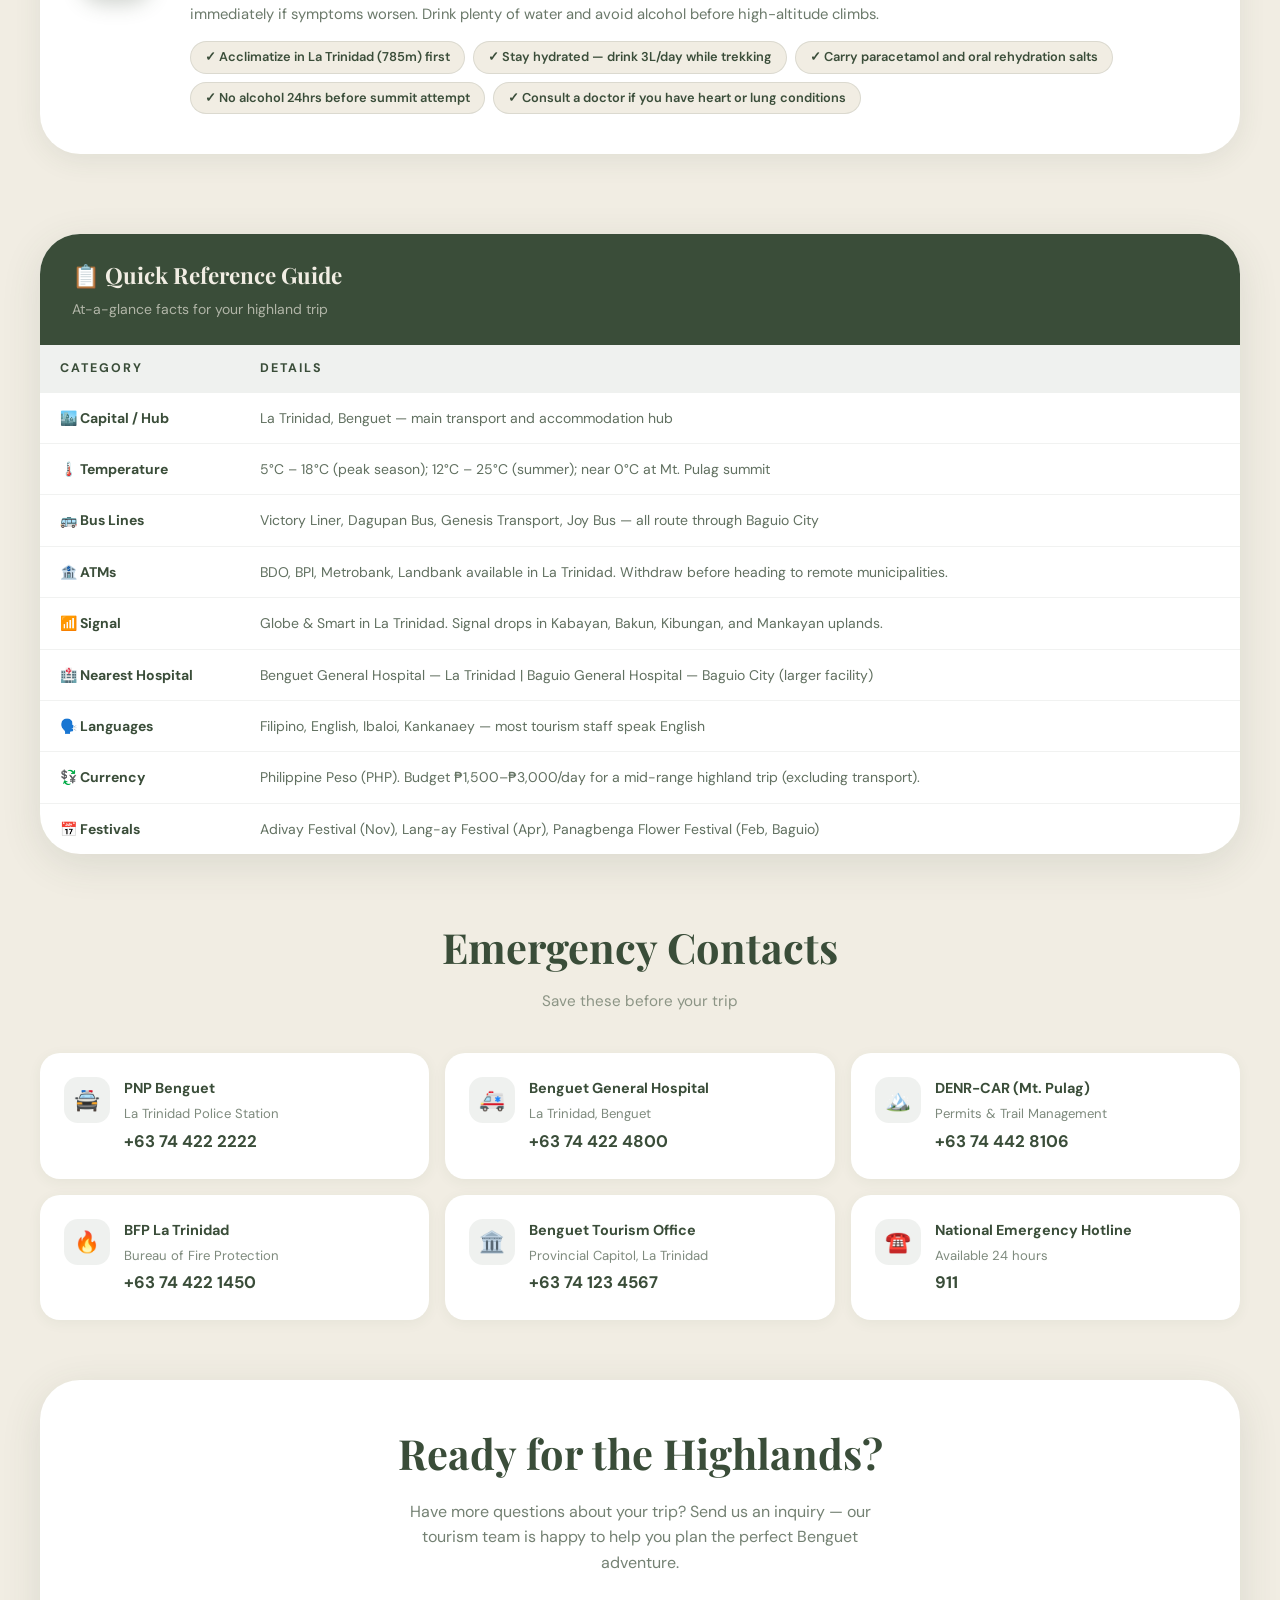
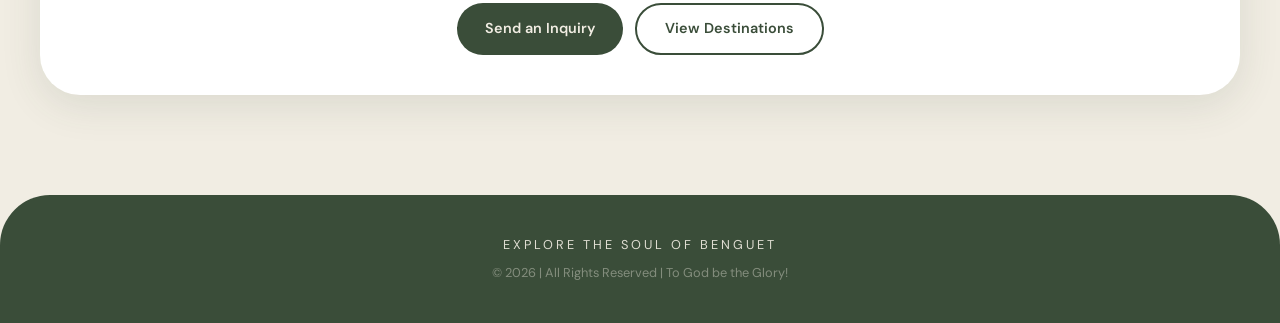
<file: travel-tips.html>
<!doctype html>
<html lang="en">
<head>
  <meta charset="utf-8">
  <meta name="viewport" content="width=device-width, initial-scale=1">
  <title>Travel Tips | The Soul of Benguet</title>
  <link rel="icon" type="image/x-icon" href="images/1berry-logo.png">
  
  <link rel="preconnect" href="https://fonts.googleapis.com">
  <link rel="preconnect" href="https://fonts.gstatic.com" crossorigin>
  <link href="https://fonts.googleapis.com/css2?family=Playfair+Display:wght@400;700;900&family=DM+Sans:wght@300;400;500;600;700&display=swap" rel="stylesheet">
  <link rel="stylesheet" href="style/style.css">
  <style>
    /* ---- TRAVEL TIPS PAGE EXTRA STYLES ---- */

    /* Large numbered tip cards */
    .tip-numbered {
      background: white;
      border-radius: var(--radius-lg);
      box-shadow: 0 6px 28px rgba(58,77,57,0.09);
      padding: 40px;
      display: grid;
      grid-template-columns: 80px 1fr;
      gap: 30px;
      align-items: flex-start;
      transition: var(--transition);
      margin-bottom: 20px;
      position: relative;
      overflow: hidden;
    }
    .tip-numbered::after {
      content: '';
      position: absolute;
      left: 0; top: 0; bottom: 0;
      width: 5px;
      background: var(--green);
      border-radius: 0 4px 4px 0;
      transform: scaleY(0);
      transform-origin: bottom;
      transition: transform 0.35s ease;
    }
    .tip-numbered:hover::after { transform: scaleY(1); }
    .tip-numbered:hover {
      transform: translateX(10px);
      box-shadow: 0 16px 48px rgba(58,77,57,0.15);
    }
    .tip-number-badge {
      width: 72px; height: 72px;
      background: var(--green);
      color: var(--cream);
      border-radius: 24px;
      display: flex; align-items: center; justify-content: center;
      font-family: var(--font-serif);
      font-size: 1.9rem;
      font-weight: 900;
      flex-shrink: 0;
      box-shadow: 0 8px 20px rgba(58,77,57,0.25);
    }
    .tip-content-header {
      display: flex; align-items: center; gap: 12px;
      margin-bottom: 12px;
      flex-wrap: wrap;
    }
    .tip-content-header h3 {
      font-family: var(--font-serif);
      font-size: 1.35rem;
      font-weight: 700;
      color: var(--green);
      line-height: 1.2;
    }
    .tip-emoji-tag {
      background: var(--green-light);
      border-radius: 50px;
      width: 38px; height: 38px;
      display: flex; align-items: center; justify-content: center;
      font-size: 1.2rem;
      flex-shrink: 0;
    }
    .tip-numbered p {
      font-size: 0.925rem;
      opacity: 0.75;
      line-height: 1.8;
      margin-bottom: 14px;
    }
    .tip-bullets {
      display: flex; flex-wrap: wrap; gap: 8px;
      margin-top: 8px;
    }
    .tip-pill {
      background: var(--cream);
      border: 1px solid rgba(58,77,57,0.12);
      border-radius: 50px;
      padding: 5px 14px;
      font-size: 0.8rem;
      font-weight: 600;
      color: var(--green);
    }

    /* Quick reference table */
    .quick-ref {
      background: white;
      border-radius: var(--radius-lg);
      box-shadow: var(--shadow);
      overflow: hidden;
    }
    .quick-ref-header {
      background: var(--green);
      color: var(--cream);
      padding: 24px 32px;
    }
    .quick-ref-header h3 {
      font-family: var(--font-serif);
      font-size: 1.4rem;
      font-weight: 700;
    }
    .quick-ref-header p { opacity: 0.65; font-size: 0.875rem; margin-top: 4px; }
    .quick-ref-table { width: 100%; border-collapse: collapse; }
    .quick-ref-table th {
      background: var(--green-light);
      padding: 14px 20px;
      text-align: left;
      font-size: 0.78rem;
      font-weight: 700;
      letter-spacing: 2px;
      text-transform: uppercase;
      color: var(--green);
    }
    .quick-ref-table td {
      padding: 14px 20px;
      font-size: 0.875rem;
      border-bottom: 1px solid rgba(58,77,57,0.07);
      vertical-align: top;
    }
    .quick-ref-table tr:last-child td { border-bottom: none; }
    .quick-ref-table tr:hover td { background: rgba(58,77,57,0.03); }
    .ref-label {
      font-weight: 700;
      color: var(--green);
      white-space: nowrap;
    }
    .ref-val { opacity: 0.8; line-height: 1.6; }

    /* Season cards */
    .season-grid {
      display: grid;
      grid-template-columns: repeat(4, 1fr);
      gap: 14px;
    }
    .season-card {
      background: white;
      border-radius: 20px;
      padding: 24px 18px;
      text-align: center;
      box-shadow: 0 3px 14px rgba(58,77,57,0.07);
      transition: var(--transition);
    }
    .season-card:hover { transform: translateY(-5px); }
    .season-card.peak {
      background: var(--green);
      color: var(--cream);
    }
    .season-card.peak .season-meta { opacity: 0.65; }
    .season-icon { font-size: 2.2rem; margin-bottom: 10px; display: block; }
    .season-name { font-family: var(--font-serif); font-size: 1rem; font-weight: 700; margin-bottom: 4px; }
    .season-months { font-size: 0.78rem; font-weight: 600; letter-spacing: 1px; text-transform: uppercase; margin-bottom: 10px; opacity: 0.55; }
    .season-meta { font-size: 0.8rem; opacity: 0.7; line-height: 1.6; }
    .peak-badge {
      display: inline-block;
      background: var(--cream);
      color: var(--green);
      font-size: 0.68rem;
      font-weight: 700;
      letter-spacing: 1px;
      text-transform: uppercase;
      padding: 3px 10px;
      border-radius: 50px;
      margin-top: 8px;
    }

    /* Emergency contacts */
    .emergency-grid {
      display: grid;
      grid-template-columns: repeat(3, 1fr);
      gap: 16px;
    }
    .emergency-card {
      background: white;
      border-radius: 20px;
      padding: 24px;
      box-shadow: 0 3px 14px rgba(58,77,57,0.06);
      display: flex;
      align-items: flex-start;
      gap: 14px;
      transition: var(--transition);
    }
    .emergency-card:hover { transform: translateY(-4px); }
    .emergency-icon {
      width: 46px; height: 46px;
      background: var(--green-light);
      border-radius: 14px;
      display: flex; align-items: center; justify-content: center;
      font-size: 1.3rem;
      flex-shrink: 0;
    }
    .emergency-card h5 { font-weight: 700; font-size: 0.9rem; margin-bottom: 4px; }
    .emergency-card p { font-size: 0.82rem; opacity: 0.65; line-height: 1.5; margin: 0; }
    .emergency-number {
      font-size: 1.05rem;
      font-weight: 700;
      color: var(--green);
      margin-top: 4px;
      display: block;
    }

    @media (max-width: 992px) {
      .season-grid { grid-template-columns: 1fr 1fr; }
      .emergency-grid { grid-template-columns: 1fr 1fr; }
    }
    @media (max-width: 768px) {
      .tip-numbered { grid-template-columns: 1fr; gap: 16px; padding: 28px 24px; }
      .tip-numbered:hover { transform: translateX(5px); }
      .season-grid { grid-template-columns: 1fr 1fr; }
      .emergency-grid { grid-template-columns: 1fr; }
    }
    @media (max-width: 480px) {
      .season-grid { grid-template-columns: 1fr 1fr; }
    }
  </style>
</head>
<body>

<div id="page-loader"><div class="loader-inner"><div class="loader-ring"></div><span>BENGUET</span></div></div>

<nav class="site-nav">
  <div class="nav-inner">
    <a href="index.html" class="nav-logo">
      <img src="images/1benguet-logoo.png" alt="Benguet" style="max-height: 30px; margin-right: 10px;">
      <span style="font-family:var(--font-serif);font-size:1.1rem;letter-spacing:2px;font-weight:700;color:var(--cream);">BENGUET</span>
    </a>
    <div class="nav-menu">
      <a href="index.html">Home</a>
      <a href="about.html">About</a>
      <a href="destinations.html">Destinations</a>
      <a href="festivals.html">Festivals</a>
      <a href="food.html">Food</a>
      <a href="gallery.html">Gallery</a>
      <a href="travel-tips.html" class="active">Travel Tips</a>
      <a href="inquiry.html">Inquiry</a>
    </div>
    <div class="nav-hamburger" id="hamburger"><span></span><span></span><span></span></div>
  </div>
  <div class="mobile-menu" id="mobileMenu">
    <a href="index.html">Home</a>
    <a href="about.html">About</a>
    <a href="destinations.html">Destinations</a>
    <a href="festivals.html">Festivals</a>
    <a href="food.html">Food</a>
    <a href="gallery.html">Gallery</a>
    <a href="travel-tips.html" class="active">Travel Tips</a>
    <a href="inquiry.html">Inquiry</a>
  </div>
</nav>

<!-- HERO -->
<div class="hero-inner">
  <span class="eyebrow">Before You Go</span>
  <h1>Travel Tips</h1>
  <p>Everything you need to know for a safe, memorable, and responsible highland adventure.</p>
</div>

<!-- BEST TIME TO VISIT — SEASON CARDS -->
<section class="section">
  <div class="container">
    <div style="text-align:center;margin-bottom:36px;">
      <h2 class="section-title">Best Time to Visit</h2>
      <p class="section-sub">Benguet's highland climate varies — plan ahead for the experience you want</p>
    </div>
    <div class="season-grid" data-aos>
      <div class="season-card peak">
        <span class="season-icon">❄️</span>
        <div class="season-name">Cool Season</div>
        <div class="season-months">Nov – Feb</div>
        <p class="season-meta">Best weather — crisp air, clear skies, and sea-of-clouds at Mt. Pulag. Ideal for hiking and festivals.</p>
        <span class="peak-badge">⭐ Peak Season</span>
      </div>
      <div class="season-card">
        <span class="season-icon">🌸</span>
        <div class="season-name">Flower Season</div>
        <div class="season-months">Mar – May</div>
        <p class="season-meta">Atok blooms with sunflowers and roses. Warm days but still pleasant. Strawberry harvest peaks in March.</p>
      </div>
      <div class="season-card">
        <span class="season-icon">🌧️</span>
        <div class="season-name">Rainy Season</div>
        <div class="season-months">Jun – Sep</div>
        <p class="season-meta">Heavy rains can affect mountain roads. Trails may be slippery. Check typhoon advisories before travel.</p>
      </div>
      <div class="season-card">
        <span class="season-icon">🍂</span>
        <div class="season-name">Harvest Season</div>
        <div class="season-months">Oct – Nov</div>
        <p class="season-meta">Vegetable and rice harvest time. Vibrant markets, cultural gatherings, and the grand Adivay Festival in November.</p>
      </div>
    </div>
  </div>
</section>

<!-- THE 8 TRAVEL TIPS -->
<section class="section" style="padding-top:0;">
  <div class="container">
    <div style="text-align:center;margin-bottom:40px;">
      <h2 class="section-title">Essential Travel Tips</h2>
      <p class="section-sub">Read these before heading to the highlands</p>
    </div>

    <!-- TIP 1: TRANSPORTATION -->
    <div class="tip-numbered" data-aos>
      <div class="tip-number-badge">1</div>
      <div>
        <div class="tip-content-header">
          <div class="tip-emoji-tag">🚌</div>
          <h3>Getting There &amp; Around</h3>
        </div>
        <p>Benguet is accessible from Manila via several bus lines. From La Trinidad (the provincial capital), jeepneys and tricycles connect to most municipalities. Roads can be narrow and winding — allow extra travel time, especially for remote areas.</p>
        <div class="tip-bullets">
          <span class="tip-pill">✓ Victory Liner (Manila → Baguio, ~6hrs)</span>
          <span class="tip-pill">✓ Joy Bus Premium (overnight options)</span>
          <span class="tip-pill">✓ Jeepneys within La Trinidad</span>
          <span class="tip-pill">✓ Rent 4WD for mountain routes</span>
          <span class="tip-pill">✓ Kennon Road, Marcos Hwy, or Naguilian Road entry</span>
        </div>
      </div>
    </div>

    <!-- TIP 2: PACKING -->
    <div class="tip-numbered" data-aos data-aos-delay="60">
      <div class="tip-number-badge">2</div>
      <div>
        <div class="tip-content-header">
          <div class="tip-emoji-tag">🧥</div>
          <h3>What to Pack</h3>
        </div>
        <p>Benguet's highlands can drop to 5°C or below at peak season, especially at Mt. Pulag's summit. Layering is essential. Weather can shift dramatically in a single afternoon — always be prepared for both sun and rain.</p>
        <div class="tip-bullets">
          <span class="tip-pill">✓ Thermal or fleece jacket</span>
          <span class="tip-pill">✓ Light rain jacket or poncho</span>
          <span class="tip-pill">✓ Waterproof hiking boots</span>
          <span class="tip-pill">✓ Sunscreen (high altitude = stronger UV)</span>
          <span class="tip-pill">✓ Reusable water bottle</span>
          <span class="tip-pill">✓ Headlamp for early treks</span>
        </div>
      </div>
    </div>

    <!-- TIP 3: SAFETY -->
    <div class="tip-numbered" data-aos data-aos-delay="60">
      <div class="tip-number-badge">3</div>
      <div>
        <div class="tip-content-header">
          <div class="tip-emoji-tag">🛡️</div>
          <h3>Safety &amp; Hiking Reminders</h3>
        </div>
        <p>The mountains of Benguet are beautiful but demand respect. Always inform someone of your itinerary and expected return time. For major trails like Mt. Pulag, advance booking and DOT-registered guides are mandatory — not optional.</p>
        <div class="tip-bullets">
          <span class="tip-pill">✓ Hire DOT-accredited local guides</span>
          <span class="tip-pill">✓ Register at the DENR trailhead office</span>
          <span class="tip-pill">✓ Never hike solo on remote trails</span>
          <span class="tip-pill">✓ Carry first aid essentials</span>
          <span class="tip-pill">✓ Check weather forecasts 24–48 hrs ahead</span>
          <span class="tip-pill">✓ Bring emergency whistle and signal mirror</span>
        </div>
      </div>
    </div>

    <!-- TIP 4: PERMITS & BOOKING -->
    <div class="tip-numbered" data-aos data-aos-delay="60">
      <div class="tip-number-badge">4</div>
      <div>
        <div class="tip-content-header">
          <div class="tip-emoji-tag">📋</div>
          <h3>Permits &amp; Advance Booking</h3>
        </div>
        <p>Several destinations in Benguet require permits obtained days or weeks in advance. Mt. Pulag, in particular, limits the number of visitors per day to protect its fragile ecosystem. Walk-ins are rarely accommodated for major peaks.</p>
        <div class="tip-bullets">
          <span class="tip-pill">✓ Mt. Pulag: DENR-CAR permit required</span>
          <span class="tip-pill">✓ Book at least 2–4 weeks ahead for peak season</span>
          <span class="tip-pill">✓ Mt. Ulap: register at Ampucao Barangay Hall</span>
          <span class="tip-pill">✓ Kabayan Mummy Caves: local tourism office permit</span>
        </div>
      </div>
    </div>

    <!-- TIP 5: RESPONSIBLE TOURISM -->
    <div class="tip-numbered" data-aos data-aos-delay="60">
      <div class="tip-number-badge">5</div>
      <div>
        <div class="tip-content-header">
          <div class="tip-emoji-tag">🌿</div>
          <h3>Responsible &amp; Eco-Tourism</h3>
        </div>
        <p>Benguet's highlands are among the most biodiverse and culturally sacred landscapes in the Philippines. Every visitor has the responsibility to preserve what makes Benguet extraordinary for generations to come.</p>
        <div class="tip-bullets">
          <span class="tip-pill">✓ Pack out all your trash (no trash bins on trails)</span>
          <span class="tip-pill">✓ Do not pick wildflowers or uproot plants</span>
          <span class="tip-pill">✓ Stay on designated trails</span>
          <span class="tip-pill">✓ No camping fires outside designated zones</span>
          <span class="tip-pill">✓ Use biodegradable toiletries</span>
          <span class="tip-pill">✓ Buy local — support indigenous artisans</span>
        </div>
      </div>
    </div>

    <!-- TIP 6: CULTURAL RESPECT -->
    <div class="tip-numbered" data-aos data-aos-delay="60">
      <div class="tip-number-badge">6</div>
      <div>
        <div class="tip-content-header">
          <div class="tip-emoji-tag">🙏</div>
          <h3>Respecting Local Culture</h3>
        </div>
        <p>Benguet is home to the Ibaloi, Kankanaey, and Kalanguya indigenous peoples. Their customs, sacred sites, and rituals deserve deep respect. Ask before photographing locals, especially during ceremonies. Learn a few Ibaloi or Kankanaey greetings — the locals will love it.</p>
        <div class="tip-bullets">
          <span class="tip-pill">✓ Ask permission before taking photos</span>
          <span class="tip-pill">✓ Dress modestly in sacred or ritual spaces</span>
          <span class="tip-pill">✓ Do not enter burial grounds uninvited</span>
          <span class="tip-pill">✓ Respect "cañao" ceremonies — they are private rituals</span>
          <span class="tip-pill">✓ Learn: "Oka" = Thank You (Ibaloi)</span>
        </div>
      </div>
    </div>

    <!-- TIP 7: CONNECTIVITY & MONEY -->
    <div class="tip-numbered" data-aos data-aos-delay="60">
      <div class="tip-number-badge">7</div>
      <div>
        <div class="tip-content-header">
          <div class="tip-emoji-tag">📱</div>
          <h3>Connectivity &amp; Money Matters</h3>
        </div>
        <p>Signal can be weak to non-existent in remote municipalities. Download offline maps before you go. Most local markets and eateries are cash-only — withdraw before leaving La Trinidad or Baguio City, as ATMs are scarce in the highlands.</p>
        <div class="tip-bullets">
          <span class="tip-pill">✓ Download Google Maps offline (Benguet region)</span>
          <span class="tip-pill">✓ Bring enough cash — no ATMs past La Trinidad</span>
          <span class="tip-pill">✓ Globe tends to have better coverage in upland areas</span>
          <span class="tip-pill">✓ Power banks are essential on multi-day treks</span>
        </div>
      </div>
    </div>

    <!-- TIP 8: HEALTH & ALTITUDE -->
    <div class="tip-numbered" data-aos data-aos-delay="60">
      <div class="tip-number-badge">8</div>
      <div>
        <div class="tip-content-header">
          <div class="tip-emoji-tag">💊</div>
          <h3>Health &amp; Altitude Awareness</h3>
        </div>
        <p>Mt. Pulag's summit sits at 2,922m above sea level. Altitude sickness (headache, nausea, dizziness) is real. Acclimatize gradually and descend immediately if symptoms worsen. Drink plenty of water and avoid alcohol before high-altitude climbs.</p>
        <div class="tip-bullets">
          <span class="tip-pill">✓ Acclimatize in La Trinidad (785m) first</span>
          <span class="tip-pill">✓ Stay hydrated — drink 3L/day while trekking</span>
          <span class="tip-pill">✓ Carry paracetamol and oral rehydration salts</span>
          <span class="tip-pill">✓ No alcohol 24hrs before summit attempt</span>
          <span class="tip-pill">✓ Consult a doctor if you have heart or lung conditions</span>
        </div>
      </div>
    </div>

  </div>
</section>

<!-- QUICK REFERENCE -->
<section class="section" style="padding-top:0;">
  <div class="container">
    <div class="quick-ref" data-aos>
      <div class="quick-ref-header">
        <h3>📋 Quick Reference Guide</h3>
        <p>At-a-glance facts for your highland trip</p>
      </div>
      <table class="quick-ref-table">
        <thead>
          <tr>
            <th style="width:200px;">Category</th>
            <th>Details</th>
          </tr>
        </thead>
        <tbody>
          <tr>
            <td class="ref-label">🏙️ Capital / Hub</td>
            <td class="ref-val">La Trinidad, Benguet — main transport and accommodation hub</td>
          </tr>
          <tr>
            <td class="ref-label">🌡️ Temperature</td>
            <td class="ref-val">5°C – 18°C (peak season); 12°C – 25°C (summer); near 0°C at Mt. Pulag summit</td>
          </tr>
          <tr>
            <td class="ref-label">🚌 Bus Lines</td>
            <td class="ref-val">Victory Liner, Dagupan Bus, Genesis Transport, Joy Bus — all route through Baguio City</td>
          </tr>
          <tr>
            <td class="ref-label">🏦 ATMs</td>
            <td class="ref-val">BDO, BPI, Metrobank, Landbank available in La Trinidad. Withdraw before heading to remote municipalities.</td>
          </tr>
          <tr>
            <td class="ref-label">📶 Signal</td>
            <td class="ref-val">Globe & Smart in La Trinidad. Signal drops in Kabayan, Bakun, Kibungan, and Mankayan uplands.</td>
          </tr>
          <tr>
            <td class="ref-label">🏥 Nearest Hospital</td>
            <td class="ref-val">Benguet General Hospital — La Trinidad | Baguio General Hospital — Baguio City (larger facility)</td>
          </tr>
          <tr>
            <td class="ref-label">🗣️ Languages</td>
            <td class="ref-val">Filipino, English, Ibaloi, Kankanaey — most tourism staff speak English</td>
          </tr>
          <tr>
            <td class="ref-label">💱 Currency</td>
            <td class="ref-val">Philippine Peso (PHP). Budget ₱1,500–₱3,000/day for a mid-range highland trip (excluding transport).</td>
          </tr>
          <tr>
            <td class="ref-label">📅 Festivals</td>
            <td class="ref-val">Adivay Festival (Nov), Lang-ay Festival (Apr), Panagbenga Flower Festival (Feb, Baguio)</td>
          </tr>
        </tbody>
      </table>
    </div>
  </div>
</section>

<!-- EMERGENCY CONTACTS -->
<section class="section" style="padding-top:0;">
  <div class="container">
    <div style="text-align:center;margin-bottom:32px;">
      <h2 class="section-title">Emergency Contacts</h2>
      <p class="section-sub">Save these before your trip</p>
    </div>
    <div class="emergency-grid">
      <div class="emergency-card" data-aos>
        <div class="emergency-icon">🚔</div>
        <div>
          <h5>PNP Benguet</h5>
          <p>La Trinidad Police Station</p>
          <span class="emergency-number">+63 74 422 2222</span>
        </div>
      </div>
      <div class="emergency-card" data-aos data-aos-delay="60">
        <div class="emergency-icon">🚑</div>
        <div>
          <h5>Benguet General Hospital</h5>
          <p>La Trinidad, Benguet</p>
          <span class="emergency-number">+63 74 422 4800</span>
        </div>
      </div>
      <div class="emergency-card" data-aos data-aos-delay="120">
        <div class="emergency-icon">🏔️</div>
        <div>
          <h5>DENR-CAR (Mt. Pulag)</h5>
          <p>Permits &amp; Trail Management</p>
          <span class="emergency-number">+63 74 442 8106</span>
        </div>
      </div>
      <div class="emergency-card" data-aos data-aos-delay="180">
        <div class="emergency-icon">🔥</div>
        <div>
          <h5>BFP La Trinidad</h5>
          <p>Bureau of Fire Protection</p>
          <span class="emergency-number">+63 74 422 1450</span>
        </div>
      </div>
      <div class="emergency-card" data-aos data-aos-delay="240">
        <div class="emergency-icon">🏛️</div>
        <div>
          <h5>Benguet Tourism Office</h5>
          <p>Provincial Capitol, La Trinidad</p>
          <span class="emergency-number">+63 74 123 4567</span>
        </div>
      </div>
      <div class="emergency-card" data-aos data-aos-delay="300">
        <div class="emergency-icon">☎️</div>
        <div>
          <h5>National Emergency Hotline</h5>
          <p>Available 24 hours</p>
          <span class="emergency-number">911</span>
        </div>
      </div>
    </div>
  </div>
</section>

<!-- CTA -->
<section class="section" style="padding-top:0;">
  <div class="container">
    <div class="white-card" style="text-align:center;" data-aos>
      <h2 class="section-title" style="margin-bottom:12px;">Ready for the Highlands?</h2>
      <p style="opacity:0.7;margin-bottom:28px;max-width:480px;margin-left:auto;margin-right:auto;">Have more questions about your trip? Send us an inquiry — our tourism team is happy to help you plan the perfect Benguet adventure.</p>
      <div style="display:flex;gap:12px;justify-content:center;flex-wrap:wrap;">
        <a href="inquiry.html" class="btn btn-primary">Send an Inquiry</a>
        <a href="destinations.html" class="btn btn-outline">View Destinations</a>
      </div>
    </div>
  </div>
</section>

<footer class="site-footer">
  <p class="footer-tagline">Explore the Soul of Benguet</p>
  <p class="footer-copy">© 2026 | All Rights Reserved | To God be the Glory!</p>
</footer>

<script src="js/main.js"></script>
<script>
  document.getElementById('hamburger').addEventListener('click', () => {
    document.getElementById('mobileMenu').classList.toggle('open');
  });

  document.querySelectorAll('[data-aos]').forEach(el => {
    const delay = parseInt(el.dataset.aosDelay||0);
    const obs = new IntersectionObserver(en => {
      en.forEach(e => {
        if(e.isIntersecting) {
          setTimeout(()=>e.target.classList.add('aos-animate'), delay);
          obs.unobserve(e.target);
        }
      });
    }, {threshold: 0.06});
    obs.observe(el);
  });
</script>
</body>
</html>
</file>
<file: style/style.css>
/* =========================================
   BENGUET TOURISM — STYLE.CSS
   ========================================= */

:root {
  --green: #3a4d39;
  --cream: #f1ede3;
  --green-light: rgba(58, 77, 57, 0.08);
  --green-mid: rgba(58, 77, 57, 0.15);
  --shadow: 0 10px 40px rgba(58, 77, 57, 0.12);
  --radius: 30px;
  --radius-lg: 40px;
  --radius-pill: 50px;
  --font-serif: 'Playfair Display', serif;
  --font-body: 'DM Sans', sans-serif;
  --transition: all 0.35s cubic-bezier(0.25, 0.46, 0.45, 0.94);
}

/* ---- RESET & BASE ---- */
*, *::before, *::after { box-sizing: border-box; margin: 0; padding: 0; }
html { scroll-behavior: smooth; }
body {
  background-color: var(--cream);
  color: var(--green);
  font-family: var(--font-body);
  font-size: 16px;
  line-height: 1.6;
  overflow-x: hidden;
}
img { max-width: 100%; display: block; }
a { text-decoration: none; color: inherit; }
ul { list-style: none; }

/* ---- PAGE LOADER ---- */
#page-loader {
  position: fixed; inset: 0;
  background: var(--green);
  display: flex; align-items: center; justify-content: center;
  z-index: 9999;
  transition: opacity 0.5s ease, visibility 0.5s ease;
}
#page-loader.hidden { opacity: 0; visibility: hidden; }
.loader-inner {
  text-align: center;
  color: var(--cream);
}
.loader-inner .loader-ring {
  width: 50px; height: 50px;
  border: 3px solid rgba(241,237,227,0.2);
  border-top-color: var(--cream);
  border-radius: 50%;
  animation: spin 0.8s linear infinite;
  margin: 0 auto 16px;
}
@keyframes spin { to { transform: rotate(360deg); } }
.loader-inner span {
  font-family: var(--font-serif);
  font-size: 1.1rem;
  letter-spacing: 3px;
  text-transform: uppercase;
  opacity: 0.8;
}

/* ---- NAVBAR ---- */
.site-nav {
  position: sticky; top: 0; z-index: 1000;
  background-color: var(--green);
  padding: 14px 0;
  box-shadow: 0 2px 20px rgba(0,0,0,0.15);
}
.nav-inner {
  max-width: 1200px;
  margin: 0 auto;
  padding: 0 24px;
  display: flex;
  align-items: center;
  justify-content: space-between;
}
.nav-logo {
  display: flex; align-items: center; gap: 10px;
  color: var(--cream);
  font-weight: 700;
  letter-spacing: 2px;
  font-size: 0.9rem;
}
.nav-logo img { height: 28px; width: auto; }
.nav-menu {
  display: flex; align-items: center; gap: 4px;
}
.nav-menu a {
  color: rgba(241,237,227,0.65);
  font-size: 0.875rem;
  font-weight: 500;
  padding: 8px 14px;
  border-radius: var(--radius-pill);
  transition: var(--transition);
}
.nav-menu a:hover,
.nav-menu a.active {
  color: var(--cream);
  background: rgba(241,237,227,0.12);
}
.nav-menu a.active { font-weight: 700; }
.nav-hamburger {
  display: none;
  flex-direction: column; gap: 5px;
  cursor: pointer;
  padding: 4px;
}
.nav-hamburger span {
  display: block; width: 24px; height: 2px;
  background: var(--cream);
  border-radius: 2px;
  transition: var(--transition);
}
.mobile-menu {
  display: none;
  background: var(--green);
  padding: 12px 24px 20px;
}
.mobile-menu.open { display: block; }
.mobile-menu a {
  display: block;
  color: rgba(241,237,227,0.7);
  padding: 10px 0;
  font-size: 0.95rem;
  border-bottom: 1px solid rgba(241,237,227,0.08);
  transition: var(--transition);
}
.mobile-menu a:hover, .mobile-menu a.active { color: var(--cream); }

/* ---- HERO (INNER PAGES) ---- */
.hero-inner {
  background: var(--green);
  padding: 80px 24px 70px;
  text-align: center;
  border-radius: 0 0 var(--radius-lg) var(--radius-lg);
  color: var(--cream);
}
.hero-inner .eyebrow {
  display: inline-block;
  letter-spacing: 4px;
  font-size: 0.72rem;
  text-transform: uppercase;
  opacity: 0.55;
  margin-bottom: 12px;
}
.hero-inner h1 {
  font-family: var(--font-serif);
  font-size: clamp(2.4rem, 5vw, 3.8rem);
  font-weight: 700;
  line-height: 1.15;
  margin-bottom: 12px;
}
.hero-inner p { opacity: 0.75; font-size: 1.05rem; max-width: 500px; margin: 0 auto; }

/* ---- SECTION WRAPPER ---- */
.section { padding: 60px 24px; }
.container { max-width: 1200px; margin: 0 auto; }
.section-title {
  font-family: var(--font-serif);
  font-size: clamp(1.8rem, 3.5vw, 2.6rem);
  font-weight: 700;
  color: var(--green);
  margin-bottom: 8px;
}
.section-sub { opacity: 0.55; font-size: 0.95rem; margin-bottom: 40px; }

/* ---- WHITE CARD ---- */
.white-card {
  background: white;
  border-radius: var(--radius-lg);
  box-shadow: var(--shadow);
  padding: 40px;
}

/* ---- BUTTONS ---- */
.btn {
  display: inline-flex; align-items: center; gap: 8px;
  padding: 12px 28px;
  border-radius: var(--radius-pill);
  font-weight: 600;
  font-size: 0.9rem;
  cursor: pointer;
  transition: var(--transition);
  border: none; outline: none;
}
.btn-primary {
  background: var(--green);
  color: var(--cream);
}
.btn-primary:hover {
  transform: translateY(-3px);
  box-shadow: 0 12px 28px rgba(58,77,57,0.3);
}
.btn-outline {
  background: transparent;
  border: 2px solid var(--green);
  color: var(--green);
}
.btn-outline:hover {
  background: var(--green);
  color: var(--cream);
}
.btn-chip {
  background: transparent;
  border: 2px solid var(--green);
  color: var(--green);
  border-radius: var(--radius-pill);
  padding: 8px 20px;
  font-weight: 600;
  font-size: 0.85rem;
  cursor: pointer;
  transition: var(--transition);
  font-family: var(--font-body);
}
.btn-chip:hover { background: var(--green-light); }
.btn-chip.active {
  background: var(--green);
  color: var(--cream);
  box-shadow: 0 4px 16px rgba(58,77,57,0.25);
}

/* ---- FORM INPUTS ---- */
.form-input {
  width: 100%;
  padding: 13px 20px;
  border: 1.5px solid rgba(58,77,57,0.15);
  border-radius: 15px;
  background: rgba(58,77,57,0.03);
  font-family: var(--font-body);
  font-size: 0.95rem;
  color: var(--green);
  transition: var(--transition);
  outline: none;
}
.form-input:focus {
  border-color: var(--green);
  background: white;
  box-shadow: 0 0 0 4px rgba(58,77,57,0.08);
}
.form-input::placeholder { opacity: 0.45; }
select.form-input { appearance: none; cursor: pointer; }

/* ---- CARDS ---- */
.dest-card {
  background: white;
  border-radius: var(--radius);
  overflow: hidden;
  box-shadow: 0 4px 20px rgba(58,77,57,0.08);
  transition: var(--transition);
}
.dest-card:hover {
  transform: translateY(-10px);
  box-shadow: 0 20px 50px rgba(58,77,57,0.15);
}
.dest-card img {
  width: 100%; height: 220px;
  object-fit: cover;
}
.dest-card-body { padding: 24px; }
.dest-card-body h4 {
  font-family: var(--font-serif);
  font-size: 1.2rem;
  font-weight: 700;
  margin-bottom: 4px;
}
.dest-card-body .meta {
  font-size: 0.8rem;
  opacity: 0.5;
  margin-bottom: 14px;
  text-transform: uppercase;
  letter-spacing: 1px;
}

/* ---- FESTIVAL CARDS ---- */
.festival-card {
  background: white;
  border-radius: var(--radius);
  overflow: hidden;
  box-shadow: 0 4px 20px rgba(58,77,57,0.08);
  transition: var(--transition);
  height: 100%;
}
.festival-card:hover { transform: translateY(-8px); box-shadow: 0 20px 50px rgba(58,77,57,0.15); }
.festival-card .card-img {
  height: 240px;
  background: var(--green);
  display: flex; align-items: center; justify-content: center;
  overflow: hidden;
}
.festival-card .card-img img { width: 100%; height: 100%; object-fit: cover; }
.festival-card .card-img-placeholder {
  color: var(--cream);
  font-family: var(--font-serif);
  font-size: 1.3rem;
  text-align: center;
  padding: 20px;
}
.festival-card .card-body { padding: 28px; }
.festival-card .card-body h5 {
  font-family: var(--font-serif);
  font-weight: 700;
  font-size: 1.1rem;
  margin-bottom: 6px;
  color: var(--green);
}
.festival-card .card-body .town-badge {
  font-size: 0.72rem;
  letter-spacing: 2px;
  text-transform: uppercase;
  opacity: 0.45;
  margin-bottom: 10px;
}
.festival-card .card-body .date-badge {
  display: inline-block;
  background: var(--green);
  color: var(--cream);
  font-size: 0.75rem;
  font-weight: 600;
  padding: 4px 14px;
  border-radius: 30px;
  margin-bottom: 12px;
}
.festival-card .card-body p { font-size: 0.9rem; opacity: 0.7; line-height: 1.7; }

/* ---- FOOD CARDS ---- */
.food-card {
  background: white;
  border-radius: var(--radius);
  padding: 20px;
  box-shadow: 0 4px 16px rgba(58,77,57,0.07);
  transition: var(--transition);
  height: 100%;
}
.food-card:hover { transform: translateY(-6px); box-shadow: 0 16px 40px rgba(58,77,57,0.13); }
.food-card img { width: 100%; height: 160px; object-fit: cover; border-radius: 18px; margin-bottom: 14px; }
.food-card h5 { font-weight: 700; font-size: 1rem; margin-bottom: 6px; }
.food-card p { font-size: 0.82rem; opacity: 0.65; margin-bottom: 10px; line-height: 1.6; }
.food-card .try-badge {
  display: block; width: 100%;
  text-align: center;
  background: var(--cream);
  color: var(--green);
  font-size: 0.72rem;
  font-weight: 700;
  letter-spacing: 1px;
  padding: 7px 10px;
  border-radius: 10px;
  text-transform: uppercase;
}

/* ---- GALLERY ---- */
.gallery-grid { display: grid; grid-template-columns: repeat(6, 1fr); gap: 8px; }
.gallery-item { overflow: hidden; border-radius: 14px; }
.gallery-item img {
  width: 100%; height: 150px;
  object-fit: cover;
  transition: transform 0.4s ease;
  cursor: pointer;
}
.gallery-item:hover img { transform: scale(1.06); }

/* ---- ABOUT SECTIONS ---- */
.info-row {
  display: flex;
  gap: 12px;
  padding: 14px 0;
  border-bottom: 1px solid rgba(58,77,57,0.08);
  align-items: flex-start;
}
.info-row:last-child { border-bottom: none; }
.info-row .label {
  font-weight: 700;
  min-width: 110px;
  font-size: 0.875rem;
  flex-shrink: 0;
}
.info-row .value { opacity: 0.8; font-size: 0.875rem; }
.quote-block {
  border-left: 4px solid var(--green);
  background: var(--cream);
  padding: 20px 24px;
  border-radius: 0 18px 18px 0;
  margin-top: 20px;
}
.quote-block h6 { font-weight: 700; margin-bottom: 6px; font-size: 0.9rem; }
.quote-block p { font-style: italic; opacity: 0.85; font-size: 0.875rem; line-height: 1.7; }

/* ---- TABS ---- */
.tab-nav {
  display: flex; gap: 8px; flex-wrap: wrap;
  margin-bottom: 32px;
}
.tab-btn {
  background: var(--green-light);
  border: none;
  border-radius: var(--radius-pill);
  padding: 10px 28px;
  font-size: 0.875rem;
  font-weight: 600;
  color: var(--green);
  cursor: pointer;
  transition: var(--transition);
  font-family: var(--font-body);
}
.tab-btn.active {
  background: var(--green);
  color: var(--cream);
}
.tab-pane { display: none; }
.tab-pane.active { display: block; }

/* ---- CONTACT INFO CARDS ---- */
.info-card {
  background: white;
  border-radius: var(--radius);
  padding: 32px 24px;
  text-align: center;
  box-shadow: 0 4px 20px rgba(58,77,57,0.07);
  transition: var(--transition);
  height: 100%;
}
.info-card:hover { transform: translateY(-5px); }
.info-card .icon {
  font-size: 2rem;
  margin-bottom: 14px;
  display: block;
}
.info-card h5 { font-weight: 700; margin-bottom: 8px; }
.info-card p { font-size: 0.875rem; opacity: 0.65; line-height: 1.7; }

/* ---- TRAVEL TIPS ---- */
.tip-card {
  background: white;
  border-radius: 20px;
  padding: 20px 24px;
  display: flex;
  align-items: flex-start;
  gap: 18px;
  box-shadow: 0 2px 12px rgba(58,77,57,0.06);
  transition: var(--transition);
  margin-bottom: 14px;
}
.tip-card:hover { transform: translateX(8px); background: #f8f8f6; }
.tip-icon { font-size: 1.6rem; flex-shrink: 0; margin-top: 2px; }
.tip-card h5 { font-weight: 700; margin-bottom: 4px; font-size: 0.975rem; }
.tip-card p { font-size: 0.875rem; opacity: 0.7; line-height: 1.7; margin: 0; }

/* ---- MAP PAGE ---- */
.map-embed {
  width: 100%;
  height: 480px;
  border: none;
  border-radius: var(--radius);
  display: block;
}
.location-pill {
  display: inline-flex; align-items: center; gap: 8px;
  background: white;
  border: 2px solid var(--green-mid);
  border-radius: 50px;
  padding: 10px 20px;
  font-size: 0.875rem;
  font-weight: 600;
  margin: 6px;
  transition: var(--transition);
  cursor: pointer;
  color: var(--green);
}
.location-pill:hover {
  background: var(--green);
  color: var(--cream);
  border-color: var(--green);
}
.location-pill span { font-size: 1rem; }

/* ---- MODAL ---- */
.modal-overlay {
  position: fixed; inset: 0;
  background: rgba(0,0,0,0.55);
  z-index: 2000;
  display: flex; align-items: center; justify-content: center;
  padding: 20px;
  opacity: 0; visibility: hidden;
  transition: var(--transition);
}
.modal-overlay.open { opacity: 1; visibility: visible; }
.modal-box {
  background: var(--cream);
  border-radius: var(--radius-lg);
  max-width: 640px;
  width: 100%;
  max-height: 90vh;
  overflow-y: auto;
  padding: 40px;
  position: relative;
  transform: scale(0.9);
  transition: transform 0.3s ease;
}
.modal-overlay.open .modal-box { transform: scale(1); }
.modal-close {
  position: absolute; top: 20px; right: 24px;
  font-size: 1.8rem; cursor: pointer;
  color: var(--green); opacity: 0.5;
  background: none; border: none;
  line-height: 1;
  transition: var(--transition);
}
.modal-close:hover { opacity: 1; }
.modal-img { width: 100%; height: 260px; object-fit: cover; border-radius: var(--radius); margin-bottom: 24px; }
.modal-box h2 { font-family: var(--font-serif); font-size: 1.8rem; margin-bottom: 16px; }
.modal-box p { font-size: 0.9rem; opacity: 0.75; margin-bottom: 10px; line-height: 1.7; }
.modal-box strong { color: var(--green); }

/* ---- FOOTER ---- */
.site-footer {
  background: var(--green);
  color: var(--cream);
  text-align: center;
  padding: 40px 24px;
  border-radius: 50px 50px 0 0;
  margin-top: 40px;
}
.site-footer .footer-tagline {
  letter-spacing: 3px;
  font-size: 0.8rem;
  text-transform: uppercase;
  margin-bottom: 8px;
  opacity: 0.9;
}
.site-footer .footer-copy { font-size: 0.8rem; opacity: 0.4; }

/* ---- GRID HELPERS ---- */
.grid-2 { display: grid; grid-template-columns: 1fr 1fr; gap: 24px; }
.grid-3 { display: grid; grid-template-columns: repeat(3, 1fr); gap: 24px; }
.grid-4 { display: grid; grid-template-columns: repeat(4, 1fr); gap: 20px; }
.chips-wrap { display: flex; flex-wrap: wrap; justify-content: center; gap: 6px; margin-bottom: 36px; }

/* ---- HERO HOME ---- */
.hero-home {
  padding: 90px 24px 70px;
  background: var(--cream);
}
.hero-home .hero-eyebrow {
  letter-spacing: 5px;
  font-size: 0.72rem;
  text-transform: uppercase;
  opacity: 0.5;
  font-weight: 700;
  margin-bottom: 16px;
  display: block;
}
.hero-home h1 {
  font-family: var(--font-serif);
  font-size: clamp(2.6rem, 5.5vw, 4.2rem);
  line-height: 1.1;
  color: var(--green);
  margin-bottom: 24px;
}
.hero-home h1 .typed-words { font-weight: 700; }
.hero-home p {
  max-width: 440px;
  font-size: 1.05rem;
  opacity: 0.8;
  line-height: 1.7;
  margin-bottom: 28px;
}
.search-bar {
  display: flex; align-items: center;
  background: white;
  border-radius: var(--radius-pill);
  box-shadow: var(--shadow);
  padding: 6px 6px 6px 20px;
  max-width: 460px;
  margin-bottom: 32px;
}
.search-bar input {
  flex: 1; border: none; outline: none;
  font-family: var(--font-body);
  font-size: 0.9rem; color: var(--green);
  background: transparent;
}
.search-bar input::placeholder { opacity: 0.4; }
.search-bar select {
  border: none; outline: none;
  border-left: 1px solid rgba(58,77,57,0.1);
  padding: 0 16px 0 14px;
  font-family: var(--font-body);
  font-size: 0.85rem;
  font-weight: 600;
  color: var(--green);
  background: transparent;
  cursor: pointer;
  height: 36px;
}
.hero-img-wrap {
  position: relative;
}
.hero-img-wrap img {
  width: 100%;
  max-height: 540px;
  object-fit: cover;
  border-radius: 60px 15px 60px 15px;
}

/* ---- IDENTITY TABS ---- */
.identity-section {
  background: white;
  border-radius: var(--radius-lg);
  box-shadow: var(--shadow);
  padding: 50px;
}

/* ---- AOS ---- */
[data-aos] { opacity: 0; transform: translateY(20px); transition: opacity 0.6s ease, transform 0.6s ease; }
[data-aos].aos-animate { opacity: 1; transform: translateY(0); }

/* ---- INQUIRY FORM ---- */
.inquiry-form .form-row { display: grid; grid-template-columns: 1fr 1fr; gap: 16px; margin-bottom: 16px; }
.inquiry-form .form-full { margin-bottom: 16px; }

/* ---- RESPONSIVE ---- */
@media (max-width: 992px) {
  .grid-3 { grid-template-columns: 1fr 1fr; }
  .grid-4 { grid-template-columns: 1fr 1fr; }
  .gallery-grid { grid-template-columns: repeat(4, 1fr); }
  .identity-section { padding: 32px; }
}
@media (max-width: 768px) {
  .nav-menu { display: none; }
  .nav-hamburger { display: flex; }
  .grid-2 { grid-template-columns: 1fr; }
  .grid-3 { grid-template-columns: 1fr; }
  .grid-4 { grid-template-columns: 1fr 1fr; }
  .gallery-grid { grid-template-columns: repeat(3, 1fr); }
  .white-card { padding: 24px; }
  .hero-home { padding: 60px 24px 50px; }
  .inquiry-form .form-row { grid-template-columns: 1fr; }
}
@media (max-width: 480px) {
  .grid-4 { grid-template-columns: 1fr; }
  .gallery-grid { grid-template-columns: repeat(2, 1fr); }
}
</file>
